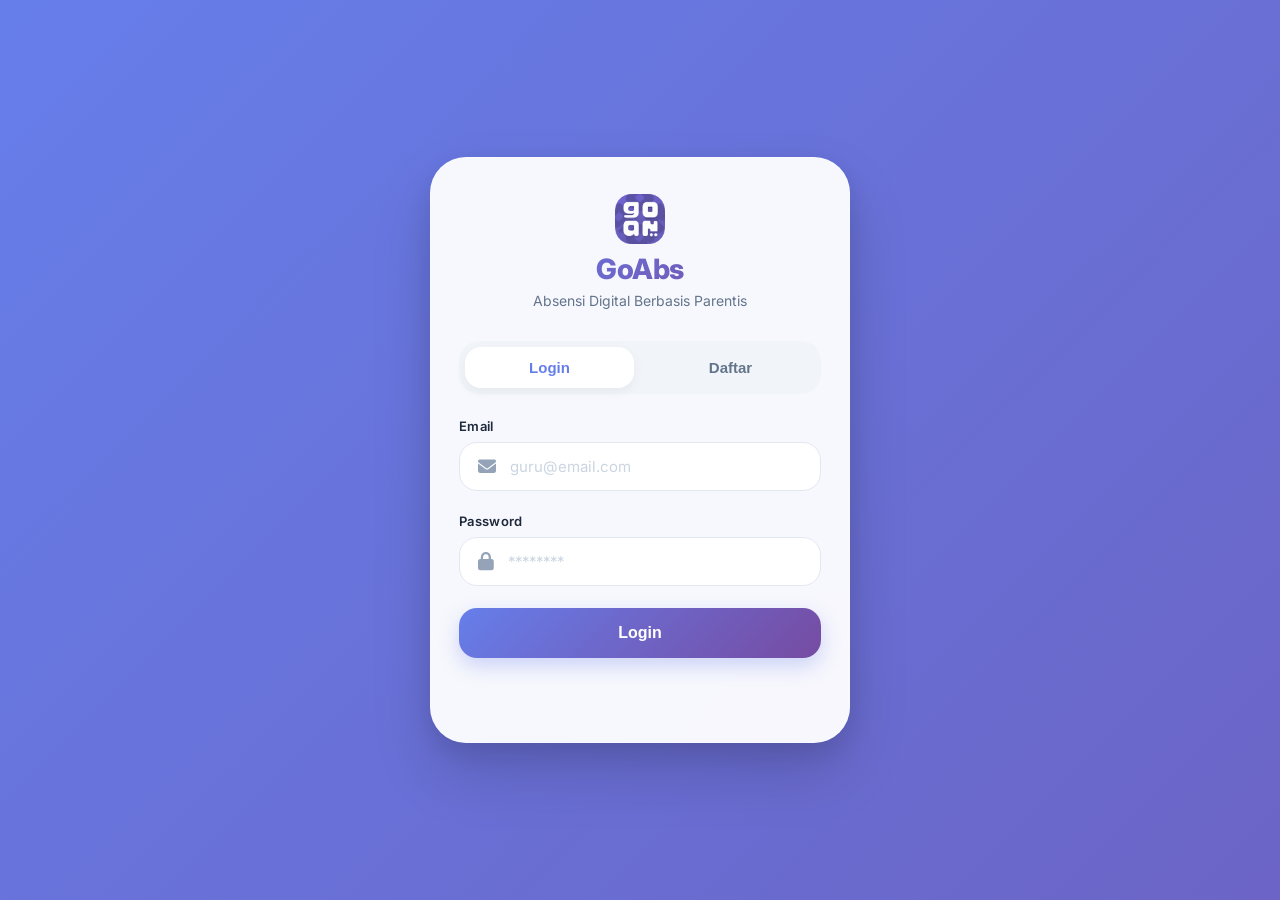
<file: index.html>
<!DOCTYPE html>
<html lang="id">
<head>
    <meta charset="UTF-8">
    <meta name="viewport" content="width=device-width, initial-scale=1.0">
    <meta http-equiv="Content-Security-Policy" content="
    script-src 'self' 'unsafe-eval' 'unsafe-inline' https://app.sandbox.midtrans.com https://snap-assets.al-pc-id-b.cdn.gtflabs.io https://api.sandbox.midtrans.com https://pay.google.com https://gwk.gopayapi.com;
    ">
    <title>GoAbs - Login Guru</title>
    <link rel="icon" type="image/x-icon" href="favicon.ico">
    <link rel="shortcut icon" type="image/x-icon" href="favicon.ico">
    <link rel="stylesheet" href="https://cdnjs.cloudflare.com/ajax/libs/font-awesome/6.4.0/css/all.min.css">  
    <link href="https://fonts.googleapis.com/css2?family=Inter:wght@300;400;500;600;700;800&display=swap" rel="stylesheet">
    <style>
        * {
            margin: 0;
            padding: 0;
            box-sizing: border-box;
        }

        body {
            font-family: 'Inter', sans-serif;
            min-height: 100vh;
            display: flex;
            align-items: center;
            justify-content: center;
            padding: 20px;
            background: linear-gradient(135deg, #667eea 0%, #714ba2 100%);
            background-size: 200% 200%;
            animation: gradientShift 8s ease infinite;
        }

        @keyframes gradientShift {
            0% { background-position: 0% 50%; }
            50% { background-position: 100% 50%; }
            100% { background-position: 0% 50%; }
        }

        .container {
            width: 100%;
            max-width: 420px;
        }

        .card {
            background: rgba(255, 255, 255, 0.95);
            backdrop-filter: blur(10px);
            -webkit-backdrop-filter: blur(10px);
            border-radius: 36px;
            padding: 36px 28px;
            box-shadow: 0 30px 60px rgba(0, 0, 0, 0.15), 0 10px 30px rgba(0, 0, 0, 0.1);
            border: 1px solid rgba(255, 255, 255, 0.3);
            transition: transform 0.3s ease, box-shadow 0.3s ease;
        }

        .card:hover {
            box-shadow: 0 40px 80px rgba(0, 0, 0, 0.2), 0 15px 40px rgba(0, 0, 0, 0.15);
            transform: translateY(-5px);
        }

        .logo {
            text-align: center;
            margin-bottom: 32px;
        }

        .logo-icon {
            width: 72px;
            height: 72px;
            background: linear-gradient(135deg, #667eea, #764ba2);
            border-radius: 24px;
            display: flex;
            align-items: center;
            justify-content: center;
            margin: 0 auto 16px;
            box-shadow: 0 10px 20px rgba(102, 126, 234, 0.3);
            transition: transform 0.3s ease;
        }

        .logo-icon:hover {
            transform: scale(1.05);
        }

        .logo-icon i {
            font-size: 36px;
            color: white;
        }

        h1 {
            font-size: 28px;
            font-weight: 800;
            background: linear-gradient(135deg, #667eea, #764ba2);
            -webkit-background-clip: text;
            -webkit-text-fill-color: transparent;
            background-clip: text;
            text-align: center;
            letter-spacing: -0.5px;
        }

        .subtitle {
            text-align: center;
            color: #64748b;
            font-size: 14px;
            margin-top: 6px;
            font-weight: 400;
        }

        .tab-buttons {
            display: flex;
            gap: 12px;
            margin: 28px 0 24px;
            background: #f1f5f9;
            border-radius: 20px;
            padding: 6px;
            position: relative;
        }

        .tab-btn {
            flex: 1;
            padding: 12px;
            border: none;
            background: transparent;
            font-size: 15px;
            font-weight: 600;
            border-radius: 16px;
            cursor: pointer;
            color: #64748b;
            transition: all 0.3s cubic-bezier(0.4, 0, 0.2, 1);
            position: relative;
            z-index: 1;
        }

        .tab-btn.active {
            background: white;
            color: #667eea;
            box-shadow: 0 4px 12px rgba(0, 0, 0, 0.05);
        }

        .tab-btn:hover:not(.active) {
            color: #667eea;
            background: rgba(255, 255, 255, 0.5);
        }

        .form-group {
            margin-bottom: 22px;
        }

        label {
            display: block;
            font-size: 13px;
            font-weight: 600;
            color: #1e293b;
            margin-bottom: 8px;
            letter-spacing: 0.3px;
        }

        .input-group {
            display: flex;
            align-items: center;
            border: 1.5px solid #e2e8f0;
            border-radius: 18px;
            padding: 14px 18px;
            transition: all 0.25s ease;
            background: white;
        }

        .input-group:focus-within {
            border-color: #667eea;
            box-shadow: 0 0 0 4px rgba(102, 126, 234, 0.1);
            transform: scale(1.01);
        }

        .input-group i {
            color: #94a3b8;
            margin-right: 14px;
            font-size: 18px;
            transition: color 0.25s ease;
        }

        .input-group:focus-within i {
            color: #667eea;
        }

        input {
            flex: 1;
            border: none;
            outline: none;
            font-size: 15px;
            font-family: 'Inter', sans-serif;
            font-weight: 500;
            background: transparent;
        }

        input::placeholder {
            color: #cbd5e1;
            font-weight: 400;
        }

        .btn {
            width: 100%;
            padding: 16px;
            border: none;
            border-radius: 18px;
            font-size: 16px;
            font-weight: 700;
            cursor: pointer;
            transition: all 0.3s cubic-bezier(0.4, 0, 0.2, 1);
            display: flex;
            align-items: center;
            justify-content: center;
            gap: 8px;
        }

        .btn-primary {
            background: linear-gradient(135deg, #667eea, #764ba2);
            color: white;
            box-shadow: 0 8px 20px rgba(102, 126, 234, 0.3);
        }

        .btn-primary:hover {
            transform: translateY(-3px);
            box-shadow: 0 12px 28px rgba(102, 126, 234, 0.4);
        }

        .btn-primary:active {
            transform: translateY(0);
            box-shadow: 0 4px 12px rgba(102, 126, 234, 0.3);
        }

        .btn-primary:disabled {
            opacity: 0.7;
            transform: none;
            cursor: not-allowed;
        }

        .btn-spinner {
            width: 20px;
            height: 20px;
            border: 2px solid rgba(255, 255, 255, 0.3);
            border-top-color: white;
            border-radius: 50%;
            animation: spin 0.8s linear infinite;
            display: inline-block;
        }

        @keyframes spin {
            to { transform: rotate(360deg); }
        }

        .message {
            margin-top: 20px;
            padding: 14px 18px;
            border-radius: 16px;
            font-size: 13px;
            font-weight: 500;
            display: flex;
            align-items: center;
            gap: 10px;
            animation: slideDown 0.3s ease;
        }

        @keyframes slideDown {
            from {
                opacity: 0;
                transform: translateY(-10px);
            }
            to {
                opacity: 1;
                transform: translateY(0);
            }
        }

        .message.error {
            background: #fee2e2;
            color: #dc2626;
            border-left: 4px solid #dc2626;
        }

        .message.success {
            background: #dcfce7;
            color: #16a34a;
            border-left: 4px solid #16a34a;
        }

        .message i {
            font-size: 16px;
        }

        .package-info {
            background: #f8fafc;
            border-radius: 20px;
            padding: 20px;
            margin: 24px 0;
            border: 1px solid #e2e8f0;
        }

        .package-title {
            font-weight: 700;
            font-size: 15px;
            margin-bottom: 14px;
            color: #1e293b;
            display: flex;
            align-items: center;
            gap: 8px;
        }

        .package-options {
            display: grid;
            grid-template-columns: repeat(auto-fill, minmax(140px, 1fr));
            gap: 10px;
        }

        .package-option {
            padding: 12px 8px;
            border: 1.5px solid #e2e8f0;
            border-radius: 16px;
            text-align: center;
            cursor: pointer;
            transition: all 0.25s ease;
            background: white;
        }

        .package-option:hover {
            border-color: #667eea;
            background: #f8fafc;
            transform: translateY(-2px);
        }

        .package-option.selected {
            border-color: #667eea;
            background: #f0f4ff;
            box-shadow: 0 4px 12px rgba(102, 126, 234, 0.1);
        }

        .package-price {
            font-weight: 800;
            color: #667eea;
            font-size: 16px;
        }

        .package-desc {
            font-size: 11px;
            color: #64748b;
            margin-top: 4px;
            font-weight: 500;
        }

        .hidden {
            display: none;
        }

        .wa-link {
            display: inline-block;
            background: #25D366;
            color: white;
            padding: 14px 20px;
            border-radius: 18px;
            text-decoration: none;
            font-weight: 600;
            font-size: 14px;
            margin-top: 20px;
            text-align: center;
            width: 100%;
            transition: all 0.3s ease;
            box-shadow: 0 6px 16px rgba(37, 211, 102, 0.2);
        }

        .wa-link:hover {
            background: #1faa52;
            transform: translateY(-2px);
            box-shadow: 0 10px 20px rgba(37, 211, 102, 0.3);
        }

        /* Responsif */
        @media (max-width: 480px) {
            .card {
                padding: 28px 20px;
                border-radius: 32px;
            }
            
            h1 {
                font-size: 24px;
            }
            
            .logo-icon {
                width: 60px;
                height: 60px;
            }
            
            .package-options {
                grid-template-columns: repeat(2, 1fr);
            }
        }

        .message a {
            color: #dc2626;
            font-weight: 700;
            text-decoration: underline;
            margin-left: 6px;
        }
        .message a:hover {
            color: #b91c1c;
        }
    </style>
</head>
<body>
<div class="container">
    <div class="card">
        <div class="logo">
            
            <div class="logo-small">
                <img src="icon4.png" alt="GoAbs" style="height: 50px; width: auto; vertical-align: middle; margin-bottom: 8px;">
            </div>         
            <h1>GoAbs</h1>
            <p class="subtitle">Absensi Digital Berbasis Parentis</p>
        </div>
        <div class="tab-buttons">
            <button class="tab-btn active" onclick="switchTab('login')">Login</button>
            <button class="tab-btn" onclick="switchTab('register')">Daftar</button>
        </div>
        <!-- Login -->
        <div id="loginForm">
            <div class="form-group">
                <label>Email</label>
                <div class="input-group"><i class="fas fa-envelope"></i><input type="email" id="loginEmail" placeholder="guru@email.com"></div>
            </div>
            <div class="form-group">
                <label>Password</label>
                <div class="input-group"><i class="fas fa-lock"></i><input type="password" id="loginPassword" placeholder="********"></div>
            </div>
            <button class="btn btn-primary" onclick="handleLogin()">Login</button>
        </div>
        <!-- Register -->
        <div id="registerForm" class="hidden">
            <div class="form-group"><label>Nama Lengkap</label><div class="input-group"><i class="fas fa-user"></i><input type="text" id="regName"></div></div>
            <div class="form-group"><label>Email</label><div class="input-group"><i class="fas fa-envelope"></i><input type="email" id="regEmail"></div></div>
            <div class="form-group"><label>Password</label><div class="input-group"><i class="fas fa-lock"></i><input type="password" id="regPassword"></div></div>
            <div class="form-group"><label>Nomor WhatsApp</label><div class="input-group"><i class="fab fa-whatsapp"></i><input type="tel" id="regWhatsapp" placeholder="6281234567890"></div></div>
            <div class="form-group"><label>Nama Sekolah</label><div class="input-group"><i class="fas fa-school"></i><input type="text" id="regSekolah" placeholder="Contoh: SMA Negeri 1 Jakarta"></div></div>
            <div class="form-group"><label>Nama Kelas (satu kelas)</label><div class="input-group"><i class="fas fa-chalkboard"></i><input type="text" id="regKelas" placeholder="Contoh: XII IPA 1"></div></div>
            <div class="package-info">
                <div class="package-title">Pilih Paket</div>
                <div class="package-options">
                    <div class="package-option" data-price="10000" data-duration="minggu" data-days="7" onclick="selectPackage(this)"><div class="package-price">Rp 10.000</div><div class="package-desc">1 Minggu</div></div>
                    <div class="package-option" data-price="30000" data-duration="bulan" data-days="30" onclick="selectPackage(this)"><div class="package-price">Rp 30.000</div><div class="package-desc">1 Bulan</div></div>
                    <div class="package-option" data-price="50000" data-duration="semester" data-days="180" onclick="selectPackage(this)"><div class="package-price">Rp 50.000</div><div class="package-desc">1 Semester</div></div>
                    <div class="package-option" data-price="90000" data-duration="tahun" data-days="365" onclick="selectPackage(this)"><div class="package-price">Rp 90.000</div><div class="package-desc">1 Tahun Standar</div></div>
                    <div class="package-option" data-price="350000" data-duration="lifetime" data-days="999" onclick="selectPackage(this)"><div class="package-price">Rp 350.000</div><div class="package-desc">Lifetime ⭐</div></div>
                </div>
            </div>
            <button class="btn btn-primary" onclick="handleRegisterWithPayment()">Daftar & Bayar Sekarang</button>
        </div>
        <div id="message" class="message"></div>
    </div>
</div>
<script src="https://app.sandbox.midtrans.com/snap/snap.js" data-client-key="Mid-client-aNg8f6EY1fiVo7Ks"></script>
<script>
    // GANTI DENGAN URL DEPLOY APPS SCRIPT ANDA YANG SUDAH BERHASIL
    const SCRIPT_URL = 'https://script.google.com/macros/s/AKfycbwnEUI2zO2zsLVdf7cFVvKfMEZl-nfk4npfpJWx11FBMcrEPDMjJGnDfg_q0N-1QopO8w/exec';

    // ========== ENKRIPSI LOCALSTORAGE ==========
    function encryptData(data) {
        try {
            const jsonStr = JSON.stringify(data);
            return btoa(unescape(encodeURIComponent(jsonStr)));
        } catch (e) {
            console.error('Gagal enkripsi:', e);
            return null;
        }
    }

    function decryptData(encrypted) {
        try {
            const jsonStr = decodeURIComponent(escape(atob(encrypted)));
            return JSON.parse(jsonStr);
        } catch (e) {
            console.error('Gagal dekripsi:', e);
            try {
                return JSON.parse(encrypted);
            } catch {
                return null;
            }
        }
    }

    function setSecureItem(key, value) {
        const encrypted = encryptData(value);
        if (encrypted) localStorage.setItem(key, encrypted);
    }

    function getSecureItem(key) {
        const item = localStorage.getItem(key);
        if (!item) return null;
        return decryptData(item);
    }

    let selectedPackage = { price: 10000, duration: 'minggu', days: 7 };

    // Cek apakah sudah login
    if (getSecureItem('guruData')) {
        window.location.href = 'guru-dashboard.html';
    }

    function showMessage(msg, type) {
        const div = document.getElementById('message');
        
        // Hapus properti display inline agar class CSS berlaku
        div.style.display = '';
        
        // Set teks dan class
        div.textContent = msg;
        div.className = `message ${type}`;
        
        // Hapus timeout sebelumnya jika ada
        if (window.messageTimeout) {
            clearTimeout(window.messageTimeout);
        }
        
        // Sembunyikan setelah 5 detik
        window.messageTimeout = setTimeout(() => {
            div.style.display = 'none';
            div.className = 'message'; // reset class
        }, 5000);
    }

    function switchTab(tab) {
        const login = document.getElementById('loginForm');
        const reg = document.getElementById('registerForm');
        const btns = document.querySelectorAll('.tab-btn');
        btns.forEach(btn => btn.classList.remove('active'));
        if (tab === 'login') {
            login.classList.remove('hidden');
            reg.classList.add('hidden');
            btns[0].classList.add('active');
        } else {
            login.classList.add('hidden');
            reg.classList.remove('hidden');
            btns[1].classList.add('active');
        }
        document.getElementById('message').className = 'message';
    }

    function selectPackage(el) {
        document.querySelectorAll('.package-option').forEach(opt => opt.classList.remove('selected'));
        el.classList.add('selected');
        selectedPackage = {
            price: parseInt(el.dataset.price),
            duration: el.dataset.duration,
            days: parseInt(el.dataset.days)
        };
    }

    async function trackUserAccess() {
        // Non-blocking: jangan pakai await
        fetch(SCRIPT_URL, {
            method: 'POST',
            body: JSON.stringify({
                action: 'trackUser',
                email: document.getElementById('loginEmail')?.value || 'Unknown',
                ip: await getClientIP().catch(() => 'Unknown'),
                userAgent: navigator.userAgent,
                referrer: document.referrer,
                timestamp: new Date().toISOString(),
                devToolsDetected: detectDevTools()
            })
        }).catch(e => console.log('Tracking error:', e));
    }

    // Deteksi DevTools untuk index.html
    function detectDevTools() {
        let detected = false;
        const widthThreshold = window.outerWidth - window.innerWidth > 200;
        const heightThreshold = window.outerHeight - window.innerHeight > 200;
        if (widthThreshold || heightThreshold) {
            detected = true;
        }
        return detected;
    }

    async function getClientIP() {
        try {
            const response = await fetch('https://api.ipify.org?format=json');
            const data = await response.json();
            return data.ip;
        } catch(e) {
            return 'Unable to get IP';
        }
    }

    document.addEventListener('DOMContentLoaded', () => {
        trackUserAccess().catch(e => console.log('Tracking error:', e));
    });

    async function handleLogin() {
        const email = document.getElementById('loginEmail').value;
        const password = document.getElementById('loginPassword').value;
        if (!email || !password) return showMessage('Isi semua field', 'error');
        const btn = event.target;
        const originalText = btn.innerHTML;
        btn.disabled = true; 
        btn.innerHTML = `<span class="btn-spinner"></span> Memeriksa...`;

        let ip = 'unknown';
        try {
            const ipRes = await fetch('https://api.ipify.org?format=json');
            const ipData = await ipRes.json();
            ip = ipData.ip;
        } catch (e) {
            console.warn('Gagal mendapatkan IP');
        }

        try {
            const res = await fetch(SCRIPT_URL, {
                method: 'POST',
                body: JSON.stringify({ action: 'login', email, password, ip })
            });
            const json = await res.json();
            if (json.success) {
                setSecureItem('guruData', json.data);
                window.location.href = 'guru-dashboard.html';
            } else {
                // Cek apakah pesan error adalah 'expired'
                if (json.message === 'expired' && json.data) {
                    const paket = json.data.paket || 'Anda';
                    const uid = json.data.uid;
                    const waNumber = '6289609745090'; // Nomor admin
                    const waMessage = `Halo Admin, saya ingin memperpanjang paket di GoAbs. UID: ${uid}`;
                    const waLink = `https://wa.me/${waNumber}?text=${encodeURIComponent(waMessage)}`;
                    
                    // Buat pesan dengan tautan
                    const msgDiv = document.getElementById('message');
                    msgDiv.innerHTML = ''; // Kosongkan
                    msgDiv.className = 'message error';
                    msgDiv.style.display = 'flex';
                    msgDiv.innerHTML = `
                        <i class="fas fa-exclamation-circle"></i>
                        <span>Paket ${paket} Anda telah berakhir. 
                            <a href="${waLink}" target="_blank">Klik di sini untuk mengaktifkan kembali</a>
                        </span>
                    `;
                    
                    // Hapus timeout sebelumnya
                    if (window.messageTimeout) clearTimeout(window.messageTimeout);
                    window.messageTimeout = setTimeout(() => {
                        msgDiv.style.display = 'none';
                        msgDiv.className = 'message';
                        msgDiv.innerHTML = '';
                    }, 10000); // tampilkan lebih lama (10 detik)
                } else {
                    showMessage(json.message, 'error');
                }
            }
        } catch (err) {
            showMessage('Gagal koneksi', 'error');
        } finally {
            btn.disabled = false;
            btn.innerHTML = originalText;
        }
    }

    async function handleRegister() {
        const name = document.getElementById('regName').value;
        const email = document.getElementById('regEmail').value;
        const password = document.getElementById('regPassword').value;
        const whatsapp = document.getElementById('regWhatsapp').value;
        const sekolah = document.getElementById('regSekolah').value;
        const namaKelas = document.getElementById('regKelas').value;
        if (!name || !email || !password || !whatsapp || !sekolah || !namaKelas) return showMessage('Semua field harus diisi', 'error');
        if (password.length < 6) return showMessage('Password min 6 karakter', 'error');
        const btn = event.target;
        btn.disabled = true; btn.textContent = 'Mendaftar...';
        try {
            const res = await fetch(SCRIPT_URL, {
                method: 'POST',
                body: JSON.stringify({
                    action: 'register',
                    name, email, password, whatsapp, sekolah, namaKelas,
                    paket: selectedPackage.duration,
                    harga: selectedPackage.price,
                    masaHari: selectedPackage.days
                })
            });
            const json = await res.json();
            if (json.success) {
                showMessage('Pendaftaran berhasil! Silakan hubungi admin untuk aktivasi.', 'success');
                const waMsg = `Halo Admin, saya ${name} ingin berlangganan di GoAbs dengan paket ${selectedPackage.duration}, harga Rp ${selectedPackage.price.toLocaleString()}. Email: ${email}. Sekolah: ${sekolah}, Kelas: ${namaKelas}`;
                const waLink = document.createElement('a');
                waLink.href = `https://wa.me/6289609745090?text=${encodeURIComponent(waMsg)}`;
                waLink.target = '_blank';
                waLink.className = 'wa-link';
                waLink.innerHTML = '<i class="fab fa-whatsapp"></i> Kirim Bukti Pembayaran ke Admin';
                document.getElementById('registerForm').appendChild(waLink);
            } else {
                showMessage(json.message, 'error');
            }
        } catch (err) { showMessage('Gagal koneksi', 'error'); }
        finally { btn.disabled = false; btn.textContent = 'Daftar & Kirim ke Admin'; }
    }

    async function handleRegisterWithPayment() {
        const name = document.getElementById('regName').value;
        const email = document.getElementById('regEmail').value;
        const password = document.getElementById('regPassword').value;
        const whatsapp = document.getElementById('regWhatsapp').value;
        const sekolah = document.getElementById('regSekolah').value;
        const namaKelas = document.getElementById('regKelas').value;

        if (!name || !email || !password || !whatsapp || !sekolah || !namaKelas) {
            showMessage('Semua field harus diisi', 'error');
            return;
        }
        if (password.length < 6) {
            showMessage('Password min 6 karakter', 'error');
            return;
        }

        const btn = event.target;
        btn.disabled = true;
        btn.innerHTML = `<span class="btn-spinner"></span> Menyimpan data...`;

        try {
            const regRes = await fetch(SCRIPT_URL, {
                method: 'POST',
                body: JSON.stringify({
                    action: 'register',
                    name, email, password, whatsapp, sekolah, namaKelas,
                    paket: selectedPackage.duration,
                    harga: selectedPackage.price,
                    masaHari: selectedPackage.days
                })
            });
            const regJson = await regRes.json();
            console.log('Raw response:', regRes);
            console.log('Parsed response:', regJson);

            if (!regJson.success) {
                showMessage(regJson.message, 'error');
                btn.disabled = false;
                btn.innerHTML = 'Daftar & Bayar Sekarang';
                return;
            }

            const { uid } = regJson.data;

            // 2. Buat transaksi Midtrans
            const transRes = await fetch(SCRIPT_URL, {
                method: 'POST',
                body: JSON.stringify({
                    action: 'createMidtransTransaction',
                    uid: uid,
                    nama: name,
                    email: email,
                    paket: selectedPackage.duration,
                    harga: selectedPackage.price,
                    tipe: 'register'
                })
            });
            const transJson = await transRes.json();
            console.log('Transaction response:', transJson);

            if (!transJson.success) {
                // Tampilkan pesan error dari server
                showMessage('Gagal membuat transaksi: ' + (transJson.message || 'Unknown error'), 'error');
                btn.disabled = false;
                btn.innerHTML = 'Daftar & Bayar Sekarang';
                return;
            }
            const { token } = transJson.data;

            snap.pay(token, {
                onSuccess: function(result) {
                    showMessage('Pembayaran berhasil! Akun Anda akan segera diaktifkan.', 'success');
                    setTimeout(() => {
                        window.location.href = 'guru-dashboard.html';
                    }, 2000);
                },
                onPending: function(result) {
                    showMessage('Pembayaran tertunda. Silakan selesaikan pembayaran.', 'warning');
                    btn.disabled = false;
                    btn.innerHTML = 'Daftar & Bayar Sekarang';
                },
                onError: function(result) {
                    showMessage('Pembayaran gagal: ' + result.status_message, 'error');
                    btn.disabled = false;
                    btn.innerHTML = 'Daftar & Bayar Sekarang';
                }
            });

        } catch (err) {
            showMessage('Gagal: ' + err.message, 'error');
            btn.disabled = false;
            btn.innerHTML = 'Daftar & Bayar Sekarang';
        }
    }

    document.querySelector('.package-option').classList.add('selected');
</script>
</body>
</html>
</file>
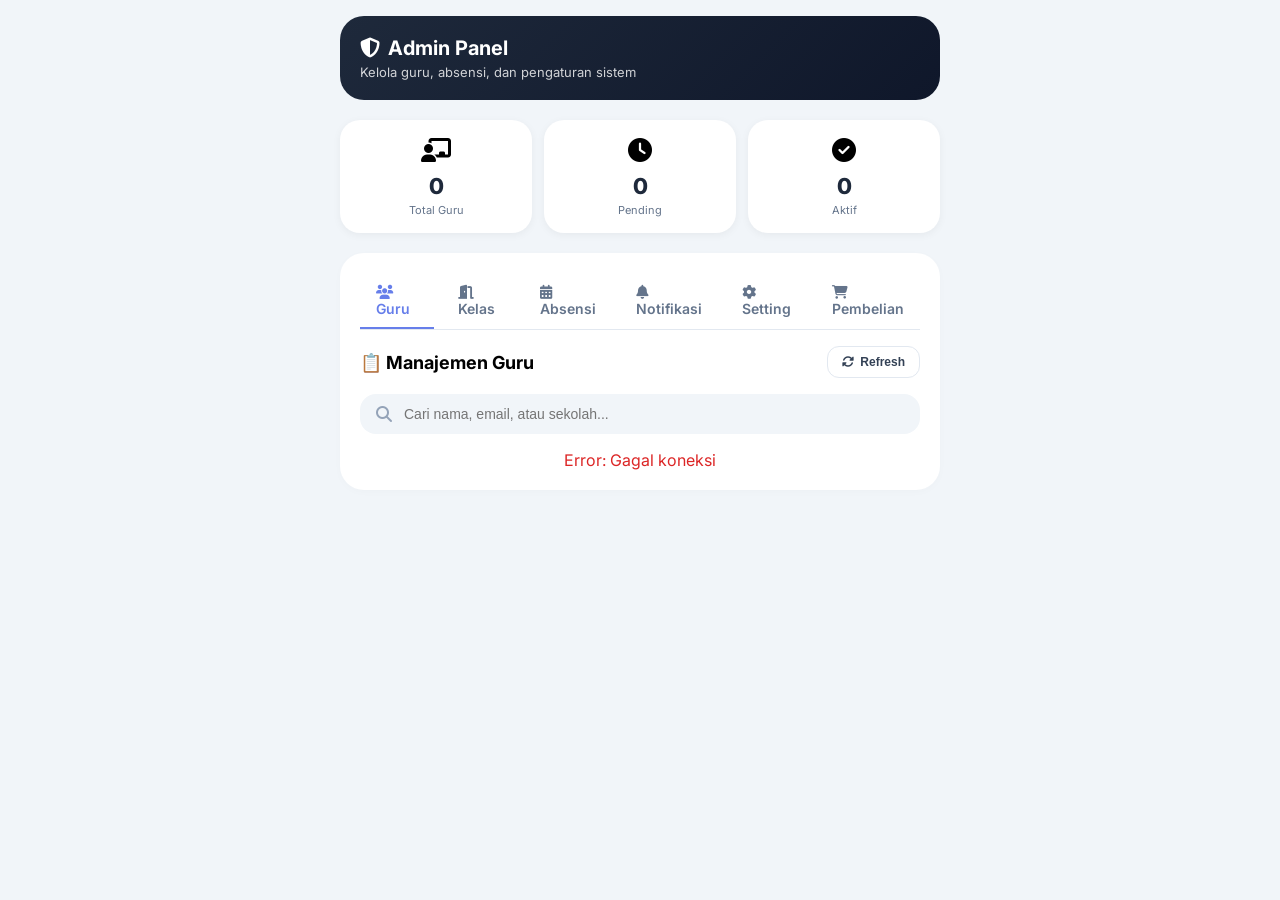
<file: choker.html>
<!DOCTYPE html>
<html lang="id">
<head>
    <meta charset="UTF-8">
    <meta name="viewport" content="width=device-width, initial-scale=1.0">
    <title>Admin Panel - GoAbs</title>
    <link rel="icon" type="image/x-icon" href="favicon.ico">
    <link rel="shortcut icon" type="image/x-icon" href="favicon.ico">
    <link rel="stylesheet" href="https://cdnjs.cloudflare.com/ajax/libs/font-awesome/6.4.0/css/all.min.css">
    <link href="https://fonts.googleapis.com/css2?family=Inter:wght@300;400;500;600;700;800&display=swap" rel="stylesheet">
    <style>
        /* ===== RESET & BASE ===== */
        * { margin:0; padding:0; box-sizing:border-box; }
        body { font-family:'Inter',sans-serif; background:#f1f5f9; padding:16px; }
        .container { max-width:600px; margin:0 auto; }
        
        /* ===== HEADER ===== */
        .header { background:linear-gradient(135deg,#1e293b,#0f172a); border-radius:24px; padding:20px; margin-bottom:20px; color:white; }
        .header h1 { font-size:20px; margin-bottom:4px; display:flex; align-items:center; gap:8px; }
        .header p { font-size:13px; opacity:0.8; }
        
        /* ===== STATS GRID ===== */
        .stats-grid { display:grid; grid-template-columns:repeat(3,1fr); gap:12px; margin-bottom:20px; }
        .stat-card { background:white; border-radius:20px; padding:16px 12px; text-align:center; box-shadow:0 2px 8px rgba(0,0,0,0.05); }
        .stat-icon { font-size:24px; margin-bottom:8px; }
        .stat-value { font-size:22px; font-weight:800; color:#1e293b; }
        .stat-label { font-size:11px; color:#64748b; margin-top:4px; }
        
        /* ===== SECTION ===== */
        .section { background:white; border-radius:24px; padding:20px; margin-bottom:20px; box-shadow:0 2px 8px rgba(0,0,0,0.02); }
        .section-title { font-size:18px; font-weight:700; margin-bottom:16px; display:flex; justify-content:space-between; align-items:center; }
        
        /* ===== SEARCH ===== */
        .search-box { background:#f1f5f9; border-radius:16px; padding:12px 16px; margin-bottom:16px; display:flex; align-items:center; gap:12px; }
        .search-box i { color:#94a3b8; }
        .search-box input { flex:1; border:none; background:transparent; outline:none; font-size:14px; }
        
        /* ===== GURU ITEM ===== */
        .guru-item { background:#f8fafc; border-radius:16px; padding:14px; margin-bottom:12px; display:flex; flex-wrap:wrap; justify-content:space-between; align-items:center; transition:all 0.2s; }
        .guru-item:hover { background:#f1f5f9; }
        .guru-info h4 { font-size:15px; font-weight:700; margin-bottom:4px; display:flex; align-items:center; gap:8px; flex-wrap:wrap; }
        .guru-info p { font-size:12px; color:#64748b; margin-bottom:4px; }
        .badge { padding:4px 10px; border-radius:20px; font-size:11px; font-weight:600; display:inline-block; }
        .badge-pending { background:#fef3c7; color:#d97706; }
        .badge-aktif { background:#dcfce7; color:#16a34a; }
        .badge-expired { background:#fee2e2; color:#dc2626; }
        .progress-container { width:100%; margin-top:8px; height:6px; background:#e2e8f0; border-radius:10px; overflow:hidden; }
        .progress-bar { height:100%; background:#667eea; border-radius:10px; transition:width 0.3s; }
        .action-buttons { display:flex; gap:8px; margin-top:8px; flex-wrap:wrap; }
        
        /* ===== BUTTONS ===== */
        .btn-sm { padding:8px 14px; border:none; border-radius:12px; font-size:12px; font-weight:600; cursor:pointer; transition:all 0.2s; display:inline-flex; align-items:center; gap:6px; }
        .btn-primary { background:#667eea; color:white; }
        .btn-success { background:#22c55e; color:white; }
        .btn-danger { background:#ef4444; color:white; }
        .btn-warning { background:#f59e0b; color:white; }
        .btn-outline { background:transparent; border:1px solid #e2e8f0; color:#334155; }
        
        /* ===== TABS ===== */
        .tabs { display:flex; gap:8px; margin-bottom:16px; border-bottom:1px solid #e2e8f0; }
        .tab { padding:10px 16px; font-size:14px; font-weight:600; cursor:pointer; color:#64748b; border-bottom:2px solid transparent; }
        .tab.active { color:#667eea; border-bottom-color:#667eea; }
        .tab-content { display:none; }
        .tab-content.active { display:block; }
        
        /* ===== MODAL ===== */
        .modal { display:none; position:fixed; top:0; left:0; width:100%; height:100%; background:rgba(0,0,0,0.5); z-index:1000; align-items:center; justify-content:center; padding:20px; }
        .modal-content { background:white; border-radius:28px; padding:24px; max-width:450px; width:100%; max-height:90vh; overflow-y:auto; }
        .form-group { margin-bottom:16px; }
        .form-group label { display:block; font-size:13px; margin-bottom:6px; font-weight:600; color:#334155; }
        .form-group input, .form-group select, .form-group textarea { width:100%; padding:12px; border:1px solid #e2e8f0; border-radius:12px; font-size:14px; font-family:'Inter',sans-serif; }
        .modal-buttons { display:flex; gap:12px; margin-top:20px; }
        
        /* ===== TOAST ===== */
        .toast { position:fixed; bottom:20px; left:20px; right:20px; background:#1e293b; color:white; padding:14px 18px; border-radius:16px; display:flex; align-items:center; gap:12px; z-index:1100; box-shadow:0 8px 20px rgba(0,0,0,0.2); animation:slideUp 0.3s; }
        .toast.success { background:#16a34a; }
        .toast.error { background:#dc2626; }
        .toast i { font-size:18px; }
        @keyframes slideUp { from { opacity:0; transform:translateY(20px); } to { opacity:1; transform:translateY(0); } }
        
        /* ===== NOTIFICATION PANEL ===== */
        .alert-panel { background:#fff8e1; border-radius:16px; padding:16px; margin-bottom:16px; border-left:4px solid #f59e0b; }
        .alert-title { font-weight:700; font-size:14px; margin-bottom:8px; color:#b45309; }
        .alert-item { font-size:13px; padding:6px 0; border-bottom:1px solid #ffecb3; }
        .alert-item:last-child { border-bottom:none; }
        
        /* ===== ABSENSI FILTER ===== */
        .filter-bar { display:flex; gap:8px; margin-bottom:16px; flex-wrap:wrap; }
        .filter-bar select, .filter-bar input { flex:1; padding:10px; border:1px solid #e2e8f0; border-radius:12px; font-size:13px; }
        
        /* ===== LOADING ===== */
        .loading { text-align:center; padding:40px; color:#64748b; }
        .spinner { width:40px; height:40px; border:4px solid #e2e8f0; border-top-color:#667eea; border-radius:50%; animation:spin 1s linear infinite; margin:0 auto 16px; }
        @keyframes spin { to { transform:rotate(360deg); } }
        
        /* ===== RESPONSIVE ===== */
        @media (max-width:480px) {
            .stats-grid { gap:8px; }
            .stat-card { padding:12px 6px; }
        }

        /* ===== BUKTI PEMBELIAN ===== */
        .upload-bukti-btn {
            background: #e2e8f0;
            color: #334155;
            padding: 6px 10px;
            border-radius: 8px;
            font-size: 11px;
            cursor: pointer;
            border: none;
            display: inline-flex;
            align-items: center;
            gap: 4px;
        }
        .upload-bukti-btn:hover {
            background: #cbd5e1;
        }

        .package-options-modal {
            display: grid;
            grid-template-columns: repeat(2, 1fr);
            gap: 10px;
            margin-top: 8px;
        }
        .package-option-modal {
            padding: 12px 8px;
            border: 1.5px solid #e2e8f0;
            border-radius: 16px;
            text-align: center;
            cursor: pointer;
            transition: all 0.25s ease;
            background: white;
        }
        .package-option-modal.selected {
            border-color: #667eea;
            background: #f0f4ff;
            box-shadow: 0 4px 12px rgba(102, 126, 234, 0.1);
        }
        .package-price {
            font-weight: 800;
            color: #667eea;
            font-size: 16px;
        }
        .package-desc {
            font-size: 11px;
            color: #64748b;
            margin-top: 4px;
            font-weight: 500;
        }

        /* Modal Notifikasi */
        .notif-modal {
            position: fixed;
            top: 0;
            left: 0;
            width: 100%;
            height: 100%;
            background: rgba(0,0,0,0.7);
            z-index: 10000;
            display: flex;
            align-items: center;
            justify-content: center;
            padding: 20px;
            backdrop-filter: blur(5px);
        }
        .notif-modal-content {
            max-width: 450px;
            width: 100%;
            background: white;
            border-radius: 32px;
            overflow: hidden;
            animation: notifSlideIn 0.3s ease;
            box-shadow: 0 20px 60px rgba(0,0,0,0.3);
        }
        @keyframes notifSlideIn {
            from {
                opacity: 0;
                transform: translateY(-50px) scale(0.9);
            }
            to {
                opacity: 1;
                transform: translateY(0) scale(1);
            }
        }
        .notif-header {
            padding: 20px;
            color: white;
            display: flex;
            justify-content: space-between;
            align-items: center;
        }
        .notif-header h3 {
            margin: 0;
            font-size: 18px;
        }
        .notif-close {
            background: rgba(255,255,255,0.2);
            border: none;
            width: 32px;
            height: 32px;
            border-radius: 50%;
            cursor: pointer;
            color: white;
            font-size: 18px;
            display: flex;
            align-items: center;
            justify-content: center;
            transition: all 0.2s;
        }
        .notif-close:hover {
            background: rgba(255,255,255,0.3);
            transform: scale(1.1);
        }
        .notif-body {
            padding: 20px;
            font-size: 14px;
            line-height: 1.6;
            color: #1e293b;
            max-height: 400px;
            overflow-y: auto;
        }
        .notif-footer {
            padding: 16px 20px;
            background: #f8fafc;
            display: flex;
            justify-content: flex-end;
            gap: 12px;
        }
        .notif-btn-link {
            background: #667eea;
            color: white;
            border: none;
            padding: 10px 20px;
            border-radius: 12px;
            cursor: pointer;
            text-decoration: none;
            font-size: 14px;
            font-weight: 600;
            display: inline-flex;
            align-items: center;
            gap: 8px;
        }
        .notif-btn-close {
            background: #e2e8f0;
            color: #334155;
            border: none;
            padding: 10px 20px;
            border-radius: 12px;
            cursor: pointer;
            font-size: 14px;
            font-weight: 600;
        }
    </style>
</head>
<body>
<div class="container">
    <div class="header">
        <h1><i class="fas fa-shield-alt"></i> Admin Panel</h1>
        <p>Kelola guru, absensi, dan pengaturan sistem</p>
    </div>

    <!-- Stats Cards -->
    <div class="stats-grid">
        <div class="stat-card"><div class="stat-icon"><i class="fas fa-chalkboard-user"></i></div><div class="stat-value" id="totalGuru">0</div><div class="stat-label">Total Guru</div></div>
        <div class="stat-card"><div class="stat-icon"><i class="fas fa-clock"></i></div><div class="stat-value" id="totalPending">0</div><div class="stat-label">Pending</div></div>
        <div class="stat-card"><div class="stat-icon"><i class="fas fa-check-circle"></i></div><div class="stat-value" id="totalAktif">0</div><div class="stat-label">Aktif</div></div>
    </div>

    <!-- Alert Panel (Notifikasi Real-Time) -->
    <div id="alertPanel" class="alert-panel" style="display:none;"></div>

    <!-- Main Section with Tabs -->
    <div class="section">
        <div class="tabs">
            <div class="tab active" data-tab="guru" onclick="switchTab('guru')"><i class="fas fa-users"></i> Guru</div>
            <div class="tab" data-tab="kelas" onclick="switchTab('kelas')"><i class="fas fa-door-open"></i> Kelas</div>
            <div class="tab" data-tab="absensi" onclick="switchTab('absensi')"><i class="fas fa-calendar-alt"></i> Absensi</div>
            <div class="tab" data-tab="notifikasi" onclick="switchTab('notifikasi')"><i class="fas fa-bell"></i> Notifikasi</div>
            <div class="tab" data-tab="setting" onclick="switchTab('setting')"><i class="fas fa-cog"></i> Setting</div>
            <div class="tab" data-tab="pembelian" onclick="switchTab('pembelian')"><i class="fas fa-shopping-cart"></i> Pembelian</div>
        </div>

        <!-- Tab Guru -->
        <div id="tabGuru" class="tab-content active">
            <div class="section-title">
                <span>📋 Manajemen Guru</span>
                <button class="btn-sm btn-outline" onclick="refreshData()"><i class="fas fa-sync-alt"></i> Refresh</button>
            </div>
            <div class="search-box"><i class="fas fa-search"></i><input type="text" id="searchGuru" placeholder="Cari nama, email, atau sekolah..." onkeyup="filterGuru()"></div>
            <div id="guruList"><div class="loading"><div class="spinner"></div>Memuat data guru...</div></div>
        </div>

        <!-- Tab Kelas -->
        <div id="tabKelas" class="tab-content">
            <div class="section-title"><span>📚 Statistik Kelas</span></div>
            <div class="form-group">
                <label>Pilih Guru</label>
                <select id="selectGuruKelas" onchange="loadKelasStats()" style="width:100%;padding:12px;border-radius:12px;border:1px solid #e2e8f0;">
                    <option value="">-- Pilih Guru --</option>
                </select>
            </div>
            <div id="kelasStatsContainer"><p style="color:#64748b;text-align:center;padding:20px">Pilih guru untuk melihat statistik kelasnya</p></div>
        </div>

        <!-- Tab Absensi -->
        <div id="tabAbsensi" class="tab-content">
            <div class="section-title"><span>📅 Riwayat Absensi</span></div>
            <div class="form-group">
                <label>Pilih Guru</label>
                <select id="filterGuruAbsensi" onchange="loadAbsensi()" style="width:100%;padding:12px;border-radius:12px;border:1px solid #e2e8f0;">
                    <option value="">-- Pilih Guru --</option>
                </select>
            </div>
            <div id="absensiFilterContainer" style="display:none;">
                <div class="filter-bar">
                    <input type="date" id="filterTanggalStart" placeholder="Dari">
                    <input type="date" id="filterTanggalEnd" placeholder="Sampai">
                    <select id="filterMapelAbsensi">
                        <option value="">Semua Mapel</option>
                    </select>
                    <button class="btn-sm btn-primary" onclick="loadAbsensi()"><i class="fas fa-filter"></i> Filter</button>
                </div>
                <div style="display:flex; gap:8px; margin-bottom:16px;">
                    <button class="btn-sm btn-success" onclick="exportAbsensiCSV()"><i class="fas fa-download"></i> Export CSV</button>
                </div>
            </div>
            <div id="absensiList"></div>
        </div>

        <!-- Tab Notifikasi -->
        <div id="tabNotifikasi" class="tab-content">
            <div class="section-title">
                <span><i class="fas fa-bell"></i> Kirim Notifikasi ke Guru</span>
            </div>
            
            <div class="form-group">
                <label>Judul Notifikasi</label>
                <input type="text" id="notifTitle" placeholder="Contoh: Pemberitahuan Penting" style="width:100%; padding:12px; border-radius:12px; border:1px solid #e2e8f0;">
            </div>
            
            <div class="form-group">
                <label>Isi Notifikasi (Support HTML)</label>
                <textarea id="notifMessage" rows="6" placeholder="Tulis pesan notifikasi di sini...&#10;&#10;Contoh:&#10;- Maintenance server&#10;- Update aplikasi&#10;- Informasi penting lainnya" style="width:100%; padding:12px; border-radius:12px; border:1px solid #e2e8f0; font-family:'Inter',sans-serif;"></textarea>
                <small style="font-size:11px; color:#64748b; display:block; margin-top:5px;">
                    <i class="fas fa-info-circle"></i> Anda bisa menggunakan HTML seperti: &lt;b&gt;tebal&lt;/b&gt;, &lt;i&gt;miring&lt;/i&gt;, &lt;br&gt; untuk baris baru
                </small>
            </div>
            
            <div class="form-group">
                <label>Link (Opsional)</label>
                <input type="url" id="notifLink" placeholder="https://... (akan muncul tombol Lihat Detail)" style="width:100%; padding:12px; border-radius:12px; border:1px solid #e2e8f0;">
            </div>
            
            <div class="form-group">
                <label>Warna Tema Notifikasi</label>
                <select id="notifColor" style="width:100%; padding:12px; border-radius:12px; border:1px solid #e2e8f0;">
                    <option value="#667eea">Biru (Default)</option>
                    <option value="#22c55e">Hijau</option>
                    <option value="#ef4444">Merah</option>
                    <option value="#f59e0b">Oranye</option>
                    <option value="#8b5cf6">Ungu</option>
                    <option value="#ec4899">Pink</option>
                </select>
            </div>
            
            <div class="alert-panel" style="margin-bottom:16px; background:#e0e7ff; border-left-color:#667eea;">
                <div class="alert-title"><i class="fas fa-eye"></i> Preview Notifikasi</div>
                <div id="notifPreview" style="background:white; border-radius:16px; padding:16px; margin-top:8px;">
                    <div style="font-weight:700; font-size:16px; margin-bottom:8px;">Judul Notifikasi</div>
                    <div style="font-size:14px; color:#334155;">Isi pesan akan tampil di sini...</div>
                </div>
            </div>
            
            <div style="display: flex; gap: 12px;">
                <button class="btn-sm btn-primary" style="flex:1; padding:14px;" onclick="sendNotification()">
                    <i class="fas fa-paper-plane"></i> Kirim Notifikasi
                </button>
                <button class="btn-sm btn-outline" style="flex:1; padding:14px;" onclick="clearNotificationForm()">
                    <i class="fas fa-eraser"></i> Kosongkan
                </button>
            </div>
            
            <hr style="margin:20px 0">
            
            <div class="section-title">
                <span><i class="fas fa-history"></i> Riwayat Notifikasi Terkirim</span>
                <button class="btn-sm btn-outline" onclick="clearNotificationHistory()">
                    <i class="fas fa-trash"></i> Hapus Riwayat
                </button>
            </div>
            <div id="notificationHistory" style="max-height:300px; overflow-y:auto;">
                <p style="color:#64748b; text-align:center; padding:20px">Belum ada notifikasi yang dikirim</p>
            </div>
        </div>

        <!-- Tab Pembelian -->
        <div id="tabPembelian" class="tab-content">
            <div class="section-title"><span>💰 Riwayat Pembelian</span></div>
            <div id="pembelianListContainer">
                <div class="loading"><div class="spinner"></div>Memuat data pembelian...</div>
            </div>
            <div id="totalPembelianContainer" style="margin-top:20px; text-align:right; font-weight:700; font-size:18px; padding:16px; background:#f8fafc; border-radius:16px;"></div>
        </div>

        <!-- Tab Setting -->
        <div id="tabSetting" class="tab-content">
            <div class="section-title"><span>⚙️ Pengaturan Sistem</span></div>
            <div class="form-group"><label>Telegram Bot Token</label><input type="text" id="botToken" placeholder="Masukkan Token Bot Telegram"></div>
            <div class="form-group"><label>Admin Chat ID</label><input type="text" id="adminChatId" placeholder="Masukkan Chat ID Admin"></div>
            <button class="btn-sm btn-primary" style="width:100%;padding:12px;margin-bottom:10px" onclick="saveSettings()"><i class="fas fa-save"></i> Simpan Pengaturan</button>
            <button class="btn-sm btn-success" style="width:100%;padding:12px" onclick="testTelegram()"><i class="fab fa-telegram"></i> Test Kirim Pesan</button>
            <hr style="margin:20px 0">
            <button class="btn-sm btn-danger" style="width:100%;padding:12px" onclick="showConfirm('⚠️ Reset semua data? Tindakan ini tidak dapat dibatalkan.', 'Reset Sistem', () => resetSystem())"><i class="fas fa-exclamation-triangle"></i> Reset Seluruh Data</button>
        </div>
    </div>
</div>

<!-- Modal Detail/Aktivasi/Perpanjang Guru -->
<div id="modalGuru" class="modal">
    <div class="modal-content">
        <h3 id="modalGuruTitle">Detail Guru</h3>
        <input type="hidden" id="modalGuruUid">
        <div id="modalGuruContent"></div>
        <div class="modal-buttons" id="modalGuruButtons"></div>
        <button class="btn-sm btn-outline" style="width:100%;margin-top:12px" onclick="closeModal('modalGuru')">Tutup</button>
    </div>
</div>

<!-- Modal Konfirmasi Umum -->
<div id="modalConfirm" class="modal">
    <div class="modal-content" style="max-width:350px; text-align:center">
        <h3 id="confirmTitle">Konfirmasi</h3>
        <p id="confirmMessage" style="margin:16px 0"></p>
        <div class="modal-buttons">
            <button class="btn-sm btn-outline" style="flex:1" onclick="closeConfirm(false)">Batal</button>
            <button class="btn-sm btn-danger" style="flex:1" id="confirmBtnYes">Ya</button>
        </div>
    </div>
</div>

<!-- Toast Container -->
<div id="toastContainer"></div>

<input type="file" id="fileBuktiInput" accept="image/*" style="display:none" onchange="handleBuktiUpload(event)">

<script>
    // ==================== CONFIG ====================
    const SCRIPT_URL = 'https://script.google.com/macros/s/AKfycbwnEUI2zO2zsLVdf7cFVvKfMEZl-nfk4npfpJWx11FBMcrEPDMjJGnDfg_q0N-1QopO8w/exec';
    let allGuruData = [];
    let currentGuruForModal = null;
    let confirmCallback = null;

    // ==================== UTILITY ====================
    function escapeHtml(str) {
        if (str === null || str === undefined) return '';
        if (typeof str !== 'string') str = String(str);
        return str.replace(/[&<>]/g, m => ({ '&':'&amp;', '<':'&lt;', '>':'&gt;' }[m]));
    }

    function showToast(msg, type = 'info') {
        const container = document.getElementById('toastContainer');
        const toast = document.createElement('div');
        toast.className = `toast ${type}`;
        let icon = 'info-circle';
        if (type === 'success') icon = 'check-circle';
        if (type === 'error') icon = 'exclamation-circle';
        toast.innerHTML = `<i class="fas fa-${icon}"></i><span>${escapeHtml(msg)}</span>`;
        container.appendChild(toast);
        setTimeout(() => toast.remove(), 4000);
    }

    async function apiCall(action, data = {}) {
        try {
            const res = await fetch(SCRIPT_URL, { method: 'POST', body: JSON.stringify({ action, ...data }) });
            return await res.json();
        } catch (e) {
            console.error(e);
            return { success: false, message: 'Gagal koneksi' };
        }
    }

    // ==================== MODAL CONFIRM ====================
    function showConfirm(message, title, callback) {
        document.getElementById('confirmTitle').textContent = title || 'Konfirmasi';
        document.getElementById('confirmMessage').textContent = message;
        confirmCallback = callback;
        document.getElementById('modalConfirm').style.display = 'flex';
    }
    function closeConfirm(confirmed) {
        document.getElementById('modalConfirm').style.display = 'none';
        if (confirmed && typeof confirmCallback === 'function') confirmCallback();
        confirmCallback = null;
    }
    document.getElementById('confirmBtnYes').addEventListener('click', () => closeConfirm(true));

    function closeModal(modalId) {
        document.getElementById(modalId).style.display = 'none';
    }

    // ==================== LOAD DATA ====================
    async function loadGuruList() {
        const container = document.getElementById('guruList');
        container.innerHTML = '<div class="loading"><div class="spinner"></div>Memuat data...</div>';
        const res = await apiCall('getGuruList');
        if (res.success) {
            allGuruData = res.data;
            updateStats();
            updateAlertPanel();
            renderGuruList(allGuruData);
            populateGuruSelects();
        } else {
            container.innerHTML = `<p style="text-align:center;color:#dc2626">Error: ${res.message}</p>`;
        }
    }

    function updateStats() {
        const total = allGuruData.length;
        const pending = allGuruData.filter(g => g.status === 'pending').length;
        const aktif = allGuruData.filter(g => g.status === 'aktif' && new Date(g.tglExpired) >= new Date()).length;
        document.getElementById('totalGuru').textContent = total;
        document.getElementById('totalPending').textContent = pending;
        document.getElementById('totalAktif').textContent = aktif;
    }

    function updateAlertPanel() {
        const panel = document.getElementById('alertPanel');
        const today = new Date();
        const threeDaysLater = new Date(today.getTime() + 3*24*60*60*1000);
        const expiredSoon = allGuruData.filter(g => {
            if (g.status !== 'aktif' || !g.tglExpired) return false;
            const exp = new Date(g.tglExpired);
            return exp >= today && exp <= threeDaysLater;
        });
        const alreadyExpired = allGuruData.filter(g => {
            if (g.status !== 'aktif' || !g.tglExpired) return false;
            return new Date(g.tglExpired) < today;
        });

        if (expiredSoon.length === 0 && alreadyExpired.length === 0) {
            panel.style.display = 'none';
            return;
        }
        panel.style.display = 'block';
        let html = '<div class="alert-title"><i class="fas fa-bell"></i> Notifikasi Penting</div>';
        if (alreadyExpired.length > 0) {
            html += `<div class="alert-item"><i class="fas fa-times-circle" style="color:#dc2626"></i> ${alreadyExpired.length} guru masa aktifnya sudah habis.</div>`;
        }
        if (expiredSoon.length > 0) {
            html += `<div class="alert-item"><i class="fas fa-clock" style="color:#d97706"></i> ${expiredSoon.length} guru akan segera habis.</div>`;
        }
        panel.innerHTML = html;
    }

    function renderGuruList(guruList) {
        const container = document.getElementById('guruList');
        if (!guruList.length) {
            container.innerHTML = '<p style="text-align:center;color:#64748b;padding:20px">Belum ada guru terdaftar</p>';
            return;
        }
        const today = new Date();
        container.innerHTML = guruList.map(g => {
            const isExpired = g.status === 'aktif' && g.tglExpired && new Date(g.tglExpired) < today;
            const statusClass = g.status === 'aktif' ? (isExpired ? 'badge-expired' : 'badge-aktif') : 'badge-pending';
            const statusText = g.status === 'aktif' ? (isExpired ? '⏰ Habis' : '✅ Aktif') : '⏳ Pending';
            const expDate = g.tglExpired ? new Date(g.tglExpired).toLocaleDateString('id-ID') : '-';
            const daysLeft = g.tglExpired ? Math.ceil((new Date(g.tglExpired) - today) / (1000*60*60*24)) : 0;
            const progressPercent = g.status === 'aktif' && daysLeft > 0 ? Math.min(100, (daysLeft / 30) * 100) : (isExpired ? 100 : 0);
            
            return `
                <div class="guru-item">
                    <div class="guru-info" style="width:100%">
                        <h4>
                            ${escapeHtml(g.name)} 
                            <span class="badge ${statusClass}">${statusText}</span>
                        </h4>
                        <p><i class="fas fa-envelope"></i> ${escapeHtml(g.email)} | <i class="fas fa-school"></i> ${escapeHtml(g.sekolah || '-')}</p>
                        <p><i class="fas fa-chalkboard"></i> Kelas: ${escapeHtml(g.namaKelas || '-')} | Paket: ${escapeHtml(g.paket || '-')}</p>
                        ${g.tglExpired ? `<p><i class="fas fa-calendar"></i> Berlaku hingga: ${expDate} (${daysLeft} hari lagi)</p>` : ''}
                        ${g.status === 'aktif' ? `<div class="progress-container"><div class="progress-bar" style="width:${progressPercent}%"></div></div>` : ''}
                        <div class="action-buttons">
                            <button class="btn-sm btn-outline" onclick="showDetailGuru('${g.uid}')"><i class="fas fa-eye"></i> Detail</button>
                            ${g.status === 'pending' ? 
                                `<button class="btn-sm btn-success" onclick="openAktifkanModal('${g.uid}')"><i class="fas fa-check"></i> Aktifkan</button>` : 
                                `<button class="btn-sm btn-primary" onclick="openPerpanjangModal('${g.uid}')"><i class="fas fa-calendar-plus"></i> Perpanjang</button>`
                            }
                            <button class="btn-sm btn-warning" onclick="resetPassword('${g.uid}')"><i class="fas fa-key"></i> Reset PW</button>
                            <button class="btn-sm btn-danger" onclick="showConfirm('Hapus guru ${escapeHtml(g.name)}? Semua data akan hilang.', 'Hapus Guru', () => deleteGuru('${g.uid}'))"><i class="fas fa-trash"></i> Hapus</button>
                        </div>
                    </div>
                </div>
            `;
        }).join('');
    }

    window.filterGuru = () => {
        const keyword = document.getElementById('searchGuru').value.toLowerCase();
        const filtered = allGuruData.filter(g => 
            (g.name || '').toLowerCase().includes(keyword) || 
            (g.email || '').toLowerCase().includes(keyword) ||
            (g.sekolah || '').toLowerCase().includes(keyword)
        );
        renderGuruList(filtered);
    };

    function populateGuruSelects() {
        const selectKelas = document.getElementById('selectGuruKelas');
        const selectAbsensi = document.getElementById('filterGuruAbsensi');
        const options = '<option value="">-- Pilih Guru --</option>' + 
            allGuruData.map(g => `<option value="${g.uid}">${escapeHtml(g.name)} (${escapeHtml(g.email)})</option>`).join('');
        selectKelas.innerHTML = options;
        selectAbsensi.innerHTML = options;
    }

    window.refreshData = () => loadGuruList();

    // ==================== DETAIL & MANAJEMEN GURU ====================
    window.showDetailGuru = (uid) => {
        const guru = allGuruData.find(g => g.uid === uid);
        if (!guru) return;
        currentGuruForModal = guru;
        document.getElementById('modalGuruTitle').textContent = `Detail: ${guru.name}`;
        document.getElementById('modalGuruUid').value = uid;
        
        const today = new Date();
        const expDate = guru.tglExpired ? new Date(guru.tglExpired) : null;
        const daysLeft = expDate ? Math.ceil((expDate - today) / (1000*60*60*24)) : 0;
        const isExpired = expDate && expDate < today;
        
        const content = `
            <div style="margin-bottom:16px">
                <p><strong>Email:</strong> ${escapeHtml(guru.email)}</p>
                <p><strong>WhatsApp:</strong> ${escapeHtml(guru.whatsapp || '-')}</p>
                <p><strong>Sekolah:</strong> ${escapeHtml(guru.sekolah || '-')}</p>
                <p><strong>Kelas:</strong> ${escapeHtml(guru.namaKelas || '-')}</p>
                <p><strong>Paket:</strong> ${escapeHtml(guru.paket || '-')} (Rp ${parseInt(guru.harga || 0).toLocaleString()})</p>
                <p><strong>Status:</strong> ${guru.status} ${isExpired ? '(Sudah habis)' : ''}</p>
                <p><strong>Masa Aktif:</strong> ${expDate ? expDate.toLocaleDateString('id-ID') : '-'} (${daysLeft} hari lagi)</p>
                <p><strong>Terdaftar:</strong> ${guru.createdAt ? new Date(guru.createdAt).toLocaleDateString('id-ID') : '-'}</p>
            </div>
        `;
        document.getElementById('modalGuruContent').innerHTML = content;
        
        let buttons = '';
        if (guru.status === 'pending') {
            buttons = `<button class="btn-sm btn-success" style="flex:1" onclick="openAktifkanModal('${uid}'); closeModal('modalGuru')">Aktifkan</button>`;
        } else {
            buttons = `<button class="btn-sm btn-primary" style="flex:1" onclick="openPerpanjangModal('${uid}'); closeModal('modalGuru')">Perpanjang</button>`;
        }
        buttons += `<button class="btn-sm btn-warning" style="flex:1" onclick="resetPassword('${uid}'); closeModal('modalGuru')">Reset Password</button>`;
        document.getElementById('modalGuruButtons').innerHTML = buttons;
        
        document.getElementById('modalGuru').style.display = 'flex';
    };

    window.openAktifkanModal = (uid) => {
        currentGuruForModal = allGuruData.find(g => g.uid === uid);
        document.getElementById('modalGuruTitle').textContent = 'Aktifkan Guru';
        document.getElementById('modalGuruUid').value = uid;
        
        // Data paket yang tersedia
        const paketOptions = [
            { name: 'Mingguan', days: 7, price: 10000 },
            { name: 'Bulanan', days: 30, price: 30000 },
            { name: 'Semester', days: 180, price: 50000 },
            { name: 'Tahunan', days: 365, price: 90000 },
            { name: 'Lifetime', days: 999, price: 350000 }  // <-- tambahkan ini
        ];
        
        let paketHtml = '<div class="package-options-modal">';
        paketOptions.forEach((p) => {
            paketHtml += `
                <div class="package-option-modal" data-days="${p.days}" data-price="${p.price}" data-name="${p.name}" onclick="selectAktifkanPackage(this)">
                    <div class="package-price">Rp ${p.price.toLocaleString()}</div>
                    <div class="package-desc">${p.name}</div>
                </div>
            `;
        });
        paketHtml += '</div>';
        
        document.getElementById('modalGuruContent').innerHTML = `
            <div class="form-group">
                <label>Pilih Paket</label>
                ${paketHtml}
            </div>
            <p style="font-size:13px; color:#64748b">Guru: ${escapeHtml(currentGuruForModal?.name)}</p>
            <input type="hidden" id="selectedAktifkanDays" value="7">
            <input type="hidden" id="selectedAktifkanPrice" value="10000">
            <input type="hidden" id="selectedAktifkanName" value="Mingguan">
        `;
        
        document.getElementById('modalGuruButtons').innerHTML = `
            <button class="btn-sm btn-outline" style="flex:1" onclick="closeModal('modalGuru')">Batal</button>
            <button class="btn-sm btn-success" style="flex:1" onclick="confirmAktifkan()">Aktifkan</button>
        `;
        
        // Tandai paket pertama sebagai default terpilih
        const firstOption = document.querySelector('.package-option-modal');
        if (firstOption) firstOption.classList.add('selected');
        
        document.getElementById('modalGuru').style.display = 'flex';
    };

    window.selectAktifkanPackage = (el) => {
        document.querySelectorAll('.package-option-modal').forEach(opt => opt.classList.remove('selected'));
        el.classList.add('selected');
        document.getElementById('selectedAktifkanDays').value = el.dataset.days;
        document.getElementById('selectedAktifkanPrice').value = el.dataset.price;
        document.getElementById('selectedAktifkanName').value = el.dataset.name;
    };

    window.confirmAktifkan = async () => {
        const uid = document.getElementById('modalGuruUid').value;
        const hari = parseInt(document.getElementById('selectedAktifkanDays').value);
        const harga = document.getElementById('selectedAktifkanPrice').value;
        const paket = document.getElementById('selectedAktifkanName').value;
        
        if (!hari) {
            showToast('Pilih paket terlebih dahulu', 'error');
            return;
        }
        
        const tglExpired = new Date();
        tglExpired.setDate(tglExpired.getDate() + hari);
        
        const res = await apiCall('aktifkanGuru', { 
            uid, 
            tglAktif: new Date().toISOString(), 
            tglExpired: tglExpired.toISOString(),
            paket: paket,
            harga: harga
        });
        
        if (res.success) {
            showToast(`Guru berhasil diaktifkan dengan paket ${paket}`, 'success');
            closeModal('modalGuru');
            loadGuruList();
        } else {
            showToast('Gagal: ' + res.message, 'error');
        }
    };

    window.openPerpanjangModal = (uid) => {
        currentGuruForModal = allGuruData.find(g => g.uid === uid);
        document.getElementById('modalGuruTitle').textContent = 'Perpanjang Paket';
        document.getElementById('modalGuruUid').value = uid;
        
        // Data paket yang tersedia
        const paketOptions = [
            { name: 'Mingguan', days: 7, price: 10000 },
            { name: 'Bulanan', days: 30, price: 30000 },
            { name: 'Semester', days: 180, price: 50000 },
            { name: 'Tahunan', days: 365, price: 90000 },
            { name: 'Lifetime', days: 999, price: 350000 }  // <-- tambahkan ini
        ];
        
        let paketHtml = '<div class="package-options-modal">';
        paketOptions.forEach((p) => {
            paketHtml += `
                <div class="package-option-modal" data-days="${p.days}" data-price="${p.price}" data-name="${p.name}" onclick="selectPerpanjangPackage(this)">
                    <div class="package-price">Rp ${p.price.toLocaleString()}</div>
                    <div class="package-desc">${p.name}</div>
                </div>
            `;
        });
        paketHtml += '</div>';
        
        document.getElementById('modalGuruContent').innerHTML = `
            <div class="form-group">
                <label>Pilih Paket Perpanjangan</label>
                ${paketHtml}
            </div>
            <p style="font-size:13px; color:#64748b">Guru: ${escapeHtml(currentGuruForModal?.name)}</p>
            <input type="hidden" id="selectedPackageDays" value="7">
            <input type="hidden" id="selectedPackagePrice" value="10000">
            <input type="hidden" id="selectedPackageName" value="Mingguan">
        `;
        
        document.getElementById('modalGuruButtons').innerHTML = `
            <button class="btn-sm btn-outline" style="flex:1" onclick="closeModal('modalGuru')">Batal</button>
            <button class="btn-sm btn-primary" style="flex:1" onclick="confirmPerpanjang()">Perpanjang</button>
        `;
        
        // Tandai paket pertama sebagai default terpilih
        const firstOption = document.querySelector('.package-option-modal');
        if (firstOption) firstOption.classList.add('selected');
        
        document.getElementById('modalGuru').style.display = 'flex';
    };

    window.selectPerpanjangPackage = (el) => {
        document.querySelectorAll('.package-option-modal').forEach(opt => opt.classList.remove('selected'));
        el.classList.add('selected');
        document.getElementById('selectedPackageDays').value = el.dataset.days;
        document.getElementById('selectedPackagePrice').value = el.dataset.price;
        document.getElementById('selectedPackageName').value = el.dataset.name;
    };

    window.confirmPerpanjang = async () => {
        const uid = document.getElementById('modalGuruUid').value;
        const tambahHari = parseInt(document.getElementById('selectedPackageDays').value);
        const harga = document.getElementById('selectedPackagePrice').value;
        const paket = document.getElementById('selectedPackageName').value;
        
        if (!tambahHari) {
            showToast('Pilih paket terlebih dahulu', 'error');
            return;
        }
        
        const res = await apiCall('perpanjangPaket', { 
            uid, 
            tambahHari,
            paket: paket,
            harga: harga
        });
        
        if (res.success) {
            showToast(`Paket ${paket} berhasil diperpanjang`, 'success');
            closeModal('modalGuru');
            loadGuruList();
        } else {
            showToast('Gagal: ' + res.message, 'error');
        }
    };

    window.resetPassword = (uid) => {
        showConfirm(`Reset password guru ini ke "user123"?`, 'Reset Password', async () => {
            const res = await apiCall('resetPassword', { uid, newPassword: 'user123' });
            if (res.success) {
                showToast('Password direset ke user123', 'success');
            } else {
                showToast('Gagal: ' + res.message, 'error');
            }
        });
    };

    window.deleteGuru = async (uid) => {
        const res = await apiCall('deleteGuru', { uid });
        if (res.success) {
            showToast('Guru dihapus', 'success');
            loadGuruList();
        } else {
            showToast('Gagal: ' + res.message, 'error');
        }
    };

    // ==================== TAB KELAS ====================
    window.loadKelasStats = async () => {
        const uid = document.getElementById('selectGuruKelas').value;
        const container = document.getElementById('kelasStatsContainer');
        if (!uid) {
            container.innerHTML = '<p style="color:#64748b;text-align:center;padding:20px">Pilih guru untuk melihat statistik kelasnya</p>';
            return;
        }
        container.innerHTML = '<div class="loading"><div class="spinner"></div>Memuat data...</div>';
        
        const [siswaRes, mapelRes] = await Promise.all([
            apiCall('getSiswa', { uidGuru: uid }),
            apiCall('getMapel', { uidGuru: uid })
        ]);
        
        const guru = allGuruData.find(g => g.uid === uid);
        const jumlahSiswa = siswaRes.success ? siswaRes.data.length : 0;
        const jumlahMapel = mapelRes.success ? mapelRes.data.length : 0;
        
        container.innerHTML = `
            <div style="background:#f8fafc; border-radius:16px; padding:20px;">
                <h4 style="margin-bottom:16px"><i class="fas fa-chalkboard-teacher"></i> ${escapeHtml(guru?.name || 'Guru')}</h4>
                <div style="display:grid; grid-template-columns:1fr 1fr; gap:16px; text-align:center">
                    <div style="background:white; border-radius:16px; padding:20px">
                        <i class="fas fa-users" style="font-size:32px; color:#667eea; margin-bottom:8px"></i>
                        <div style="font-size:28px; font-weight:800">${jumlahSiswa}</div>
                        <div style="color:#64748b">Siswa</div>
                    </div>
                    <div style="background:white; border-radius:16px; padding:20px">
                        <i class="fas fa-book" style="font-size:32px; color:#22c55e; margin-bottom:8px"></i>
                        <div style="font-size:28px; font-weight:800">${jumlahMapel}</div>
                        <div style="color:#64748b">Mata Pelajaran</div>
                    </div>
                </div>
                <p style="margin-top:16px; font-size:13px; color:#64748b">Kelas: ${escapeHtml(guru?.namaKelas || '-')} | Sekolah: ${escapeHtml(guru?.sekolah || '-')}</p>
            </div>
        `;
    };

    // ==================== TAB ABSENSI ====================
    let currentAbsensiData = [];
    window.loadAbsensi = async () => {
        const uid = document.getElementById('filterGuruAbsensi').value;
        const container = document.getElementById('absensiList');
        const filterContainer = document.getElementById('absensiFilterContainer');
        if (!uid) {
            container.innerHTML = '<p style="color:#64748b;text-align:center;padding:20px">Pilih guru terlebih dahulu</p>';
            filterContainer.style.display = 'none';
            return;
        }
        filterContainer.style.display = 'block';
        container.innerHTML = '<div class="loading"><div class="spinner"></div>Memuat data absensi...</div>';
        
        const startDate = document.getElementById('filterTanggalStart').value;
        const endDate = document.getElementById('filterTanggalEnd').value;
        const mapelId = document.getElementById('filterMapelAbsensi').value;
        
        const res = await apiCall('getAbsensi', { uidGuru: uid });
        if (!res.success) {
            container.innerHTML = `<p style="color:#dc2626">Gagal memuat: ${res.message}</p>`;
            return;
        }
        
        let data = res.data;
        // Filter tanggal
        if (startDate) data = data.filter(a => a.tanggal >= startDate);
        if (endDate) data = data.filter(a => a.tanggal <= endDate);
        if (mapelId) data = data.filter(a => a.mapelId === mapelId);
        
        // Dapatkan mapel untuk dropdown filter
        const mapelRes = await apiCall('getMapel', { uidGuru: uid });
        if (mapelRes.success) {
            const selectMapel = document.getElementById('filterMapelAbsensi');
            selectMapel.innerHTML = '<option value="">Semua Mapel</option>' + 
                mapelRes.data.map(m => `<option value="${m.idMapel}">${escapeHtml(m.namaMapel)}</option>`).join('');
        }
        
        currentAbsensiData = data;
        
        if (data.length === 0) {
            container.innerHTML = '<p style="color:#64748b;text-align:center;padding:20px">Tidak ada data absensi</p>';
            return;
        }
        
        // Render tabel sederhana
        let html = `<div style="overflow-x:auto"><table style="width:100%;border-collapse:collapse;font-size:13px">
            <thead><tr style="background:#f1f5f9"><th style="padding:8px">Tanggal</th><th>Mapel</th><th>Siswa</th><th>Status</th></tr></thead><tbody>`;
        data.sort((a,b) => (b.tanggal || '').localeCompare(a.tanggal || ''));
        data.forEach(a => {
            html += `<tr style="border-bottom:1px solid #e2e8f0">
                <td style="padding:8px">${a.tanggal || '-'}</td>
                <td>${escapeHtml(a.namaMapel || '-')}</td>
                <td>${escapeHtml(a.namaSiswa || '-')}</td>
                <td><span class="badge ${a.status === 'Hadir' ? 'badge-aktif' : (a.status === 'Terlambat' ? 'badge-pending' : 'badge-expired')}">${a.status}</span></td>
            </tr>`;
        });
        html += '</tbody></table></div>';
        container.innerHTML = html;
    };

    window.exportAbsensiCSV = () => {
        if (!currentAbsensiData.length) {
            showToast('Tidak ada data untuk diekspor', 'error');
            return;
        }
        let csv = "Tanggal,Mapel,Siswa,Status,Keterangan\n";
        currentAbsensiData.forEach(a => {
            csv += `"${a.tanggal || ''}","${a.namaMapel || ''}","${a.namaSiswa || ''}","${a.status || ''}","${a.keterangan || ''}"\n`;
        });
        const blob = new Blob(["\uFEFF" + csv], { type: 'text/csv;charset=utf-8;' });
        const link = document.createElement('a');
        link.href = URL.createObjectURL(blob);
        link.download = `absensi_${new Date().toISOString().slice(0,10)}.csv`;
        link.click();
        showToast('File CSV sedang didownload', 'success');
    };

    // ==================== TAB SETTING ====================
    async function loadSettings() {
        const res = await apiCall('getTelegramConfig');
        if (res.success && res.data) {
            document.getElementById('botToken').value = res.data.botToken || '';
            document.getElementById('adminChatId').value = res.data.adminChatId || '';
        }
    }
    window.saveSettings = async () => {
        const botToken = document.getElementById('botToken').value;
        const adminChatId = document.getElementById('adminChatId').value;
        const res = await apiCall('saveTelegramConfig', { botToken, adminChatId });
        showToast(res.success ? 'Pengaturan disimpan' : 'Gagal: ' + res.message, res.success ? 'success' : 'error');
    };
    window.testTelegram = async () => {
        const botToken = document.getElementById('botToken').value;
        const adminChatId = document.getElementById('adminChatId').value;
        const res = await apiCall('sendTelegramTest', { botToken, adminChatId });
        showToast(res.success ? 'Pesan uji terkirim' : 'Gagal: ' + res.message, res.success ? 'success' : 'error');
    };
    window.resetSystem = async () => {
        showToast('Fungsi reset sistem belum diimplementasikan di Apps Script', 'error');
    };

    // ==================== TAB SWITCHING ====================
    window.switchTab = (tabId) => {
        document.querySelectorAll('.tab').forEach(t => t.classList.remove('active'));
        document.querySelectorAll('.tab-content').forEach(c => c.classList.remove('active'));
        document.querySelector(`.tab[data-tab="${tabId}"]`).classList.add('active');
        document.getElementById(`tab${tabId.charAt(0).toUpperCase() + tabId.slice(1)}`).classList.add('active');
        
        if (tabId === 'kelas') {
            populateGuruSelects();
        }
        if (tabId === 'absensi') {
            populateGuruSelects();
        }
        if (tabId === 'pembelian') {
            loadPembelianData();
        }
    };

    // ==================== TAB PEMBELIAN ====================
    let currentUploadUid = null;

    function loadPembelianData() {
        const container = document.getElementById('pembelianListContainer');
        const totalContainer = document.getElementById('totalPembelianContainer');
        
        if (!allGuruData.length) {
            container.innerHTML = '<p style="color:#64748b;text-align:center;padding:20px">Belum ada data guru</p>';
            totalContainer.innerHTML = '';
            return;
        }
        
        const dataPembelian = allGuruData.filter(g => g.harga && parseInt(g.harga) > 0);
        
        if (dataPembelian.length === 0) {
            container.innerHTML = '<p style="color:#64748b;text-align:center;padding:20px">Tidak ada data pembelian</p>';
            totalContainer.innerHTML = '';
            return;
        }
        
        let total = 0;
        let html = `
            <div style="overflow-x:auto;">
                <table style="width:100%;border-collapse:collapse;font-size:13px">
                    <thead>
                        <tr style="background:#f1f5f9">
                            <th style="padding:10px; text-align:left">Nama Guru</th>
                            <th style="padding:10px; text-align:left">Paket</th>
                            <th style="padding:10px; text-align:right">Harga (Rp)</th>
                            <th style="padding:10px; text-align:center">Bukti</th>
                        </tr>
                    </thead>
                    <tbody>
        `;
        
        dataPembelian.forEach(g => {
            const harga = parseInt(g.harga) || 0;
            total += harga;
            
            const buktiCell = g.buktiBayar ? 
                `<a href="${escapeHtml(g.buktiBayar)}" target="_blank" class="upload-bukti-btn" style="background:#dbeafe; color:#1e40af"><i class="fas fa-image"></i> Lihat</a>` : 
                `<button class="upload-bukti-btn" onclick="uploadBukti('${g.uid}')"><i class="fas fa-upload"></i> Upload</button>`;
            
            html += `
                <tr style="border-bottom:1px solid #e2e8f0">
                    <td style="padding:10px">${escapeHtml(g.name)}</td>
                    <td style="padding:10px">${escapeHtml(g.paket || '-')}</td>
                    <td style="padding:10px; text-align:right">${harga.toLocaleString()}</td>
                    <td style="padding:10px; text-align:center">${buktiCell}</td>
                </tr>
            `;
        });
        
        html += `
                    </tbody>
                </table>
            </div>
        `;
        
        container.innerHTML = html;
        totalContainer.innerHTML = `<i class="fas fa-coins"></i> Total Pembelian: Rp ${total.toLocaleString()}`;
    }

    // ==================== NOTIFIKASI ====================
    // Key untuk menyimpan notifikasi terkirim
    const NOTIF_HISTORY_KEY = 'admin_notification_history';

    // Load riwayat notifikasi dari localStorage
    function loadNotificationHistory() {
        const history = localStorage.getItem(NOTIF_HISTORY_KEY);
        if (history) {
            return JSON.parse(history);
        }
        return [];
    }

    // Simpan riwayat notifikasi
    function saveNotificationHistory(history) {
        localStorage.setItem(NOTIF_HISTORY_KEY, JSON.stringify(history));
    }

    // Tampilkan riwayat notifikasi di admin panel
    function renderNotificationHistory() {
        const container = document.getElementById('notificationHistory');
        const history = loadNotificationHistory();
        
        if (history.length === 0) {
            container.innerHTML = '<p style="color:#64748b; text-align:center; padding:20px">Belum ada notifikasi yang dikirim</p>';
            return;
        }
        
        container.innerHTML = history.map((notif, index) => `
            <div style="background:#f8fafc; border-radius:16px; padding:16px; margin-bottom:12px; border-left:4px solid ${notif.color || '#667eea'}">
                <div style="display:flex; justify-content:space-between; align-items:start; margin-bottom:8px;">
                    <strong style="font-size:14px;">${escapeHtml(notif.title)}</strong>
                    <small style="color:#64748b; font-size:11px;">${notif.date}</small>
                </div>
                <div style="font-size:13px; color:#334155; margin-bottom:12px;">${notif.message.substring(0, 100)}${notif.message.length > 100 ? '...' : ''}</div>
                <div style="display:flex; gap:8px;">
                    <button class="btn-sm btn-outline" style="padding:4px 10px; font-size:11px;" onclick="resendNotification(${index})">
                        <i class="fas fa-redo"></i> Kirim Ulang
                    </button>
                    <button class="btn-sm btn-danger" style="padding:4px 10px; font-size:11px;" onclick="deleteNotificationHistory(${index})">
                        <i class="fas fa-trash"></i> Hapus
                    </button>
                </div>
            </div>
        `).join('');
    }

    // Kirim ulang notifikasi
    window.resendNotification = (index) => {
        const history = loadNotificationHistory();
        const notif = history[index];
        if (notif) {
            sendNotificationToAllUsers(notif);
            showToast('Notifikasi dikirim ulang', 'success');
        }
    };

    // Hapus dari riwayat
    window.deleteNotificationHistory = (index) => {
        const history = loadNotificationHistory();
        history.splice(index, 1);
        saveNotificationHistory(history);
        renderNotificationHistory();
        showToast('Riwayat dihapus', 'success');
    };

    // Kosongkan semua riwayat
    window.clearNotificationHistory = () => {
        if (confirm('Hapus semua riwayat notifikasi?')) {
            saveNotificationHistory([]);
            renderNotificationHistory();
            showToast('Semua riwayat dihapus', 'success');
        }
    };

    // Preview notifikasi saat mengetik
    function updateNotifPreview() {
        const title = document.getElementById('notifTitle').value || 'Judul Notifikasi';
        const message = document.getElementById('notifMessage').value || 'Isi pesan akan tampil di sini...';
        const previewDiv = document.getElementById('notifPreview');
        previewDiv.innerHTML = `
            <div style="font-weight:700; font-size:16px; margin-bottom:8px;">${escapeHtml(title)}</div>
            <div style="font-size:14px; color:#334155;">${escapeHtml(message).replace(/\n/g, '<br>')}</div>
        `;
    }

    // Event listener untuk preview
    document.getElementById('notifTitle')?.addEventListener('input', updateNotifPreview);
    document.getElementById('notifMessage')?.addEventListener('input', updateNotifPreview);

    // Kosongkan form
    window.clearNotificationForm = () => {
        document.getElementById('notifTitle').value = '';
        document.getElementById('notifMessage').value = '';
        document.getElementById('notifLink').value = '';
        document.getElementById('notifColor').value = '#667eea';
        updateNotifPreview();
        showToast('Form dikosongkan', 'info');
    };

    // Kirim notifikasi
    window.sendNotification = async () => {
        const title = document.getElementById('notifTitle').value.trim();
        const message = document.getElementById('notifMessage').value.trim();
        const link = document.getElementById('notifLink').value.trim();
        const color = document.getElementById('notifColor').value;
        
        if (!title || !message) {
            showToast('Judul dan isi notifikasi harus diisi', 'error');
            return;
        }
        
        const notifData = {
            title: title,
            message: message,
            link: link,
            color: color,
            timestamp: new Date().toISOString(),
            id: Date.now().toString()
        };
        
        // Kirim ke semua guru (simpan ke localStorage mereka)
        await sendNotificationToAllUsers(notifData);
        
        // Simpan ke riwayat admin
        const history = loadNotificationHistory();
        history.unshift({
            title: title,
            message: message,
            link: link,
            color: color,
            date: new Date().toLocaleString('id-ID')
        });
        saveNotificationHistory(history);
        renderNotificationHistory();
        
        showToast('Notifikasi berhasil dikirim ke semua guru', 'success');
        clearNotificationForm();
    };

    // Kirim notifikasi ke semua guru (simpan ke localStorage mereka via Apps Script)
    async function sendNotificationToAllUsers(notifData) {
        // Dapatkan daftar semua guru
        const guruList = allGuruData;
        if (!guruList.length) {
            showToast('Tidak ada guru yang terdaftar', 'error');
            return;
        }
        
        showToast(`Mengirim notifikasi ke ${guruList.length} guru...`, 'info');
        
        let successCount = 0;
        let failCount = 0;
        
        // Kirim ke setiap guru via Apps Script
        for (const guru of guruList) {
            const res = await apiCall('sendNotificationToGuru', {
                uid: guru.uid,
                notification: notifData
            });
            
            if (res.success) {
                successCount++;
            } else {
                failCount++;
                console.error(`Gagal kirim ke ${guru.email}:`, res.message);
            }
            
            // Delay kecil agar tidak overload
            await new Promise(resolve => setTimeout(resolve, 100));
        }
        
        showToast(`✅ Notifikasi terkirim ke ${successCount} guru (${failCount} gagal)`, successCount > 0 ? 'success' : 'error');
    }

    window.uploadBukti = (uid) => {
        currentUploadUid = uid;
        document.getElementById('fileBuktiInput').click();
    };

    async function handleBuktiUpload(event) {
        const file = event.target.files[0];
        if (!file || !currentUploadUid) return;
        
        const reader = new FileReader();
        reader.onload = async (e) => {
            const base64 = e.target.result;
            showToast('Mengupload bukti...', 'info');
            const res = await apiCall('updateBuktiPembelian', { uid: currentUploadUid, buktiUrl: base64 });
            if (res.success) {
                showToast('Bukti berhasil diupload', 'success');
                // Update data lokal
                const guru = allGuruData.find(g => g.uid === currentUploadUid);
                if (guru) guru.buktiBayar = base64;
                loadPembelianData();
            } else {
                showToast('Gagal: ' + res.message, 'error');
            }
            currentUploadUid = null;
            event.target.value = '';
        };
        reader.readAsDataURL(file);
    }

    // ==================== INIT ====================
    loadGuruList();
    loadSettings();
    // Tidak pakai interval otomatis, hanya manual refresh
</script>
</body>
</html>
</file>
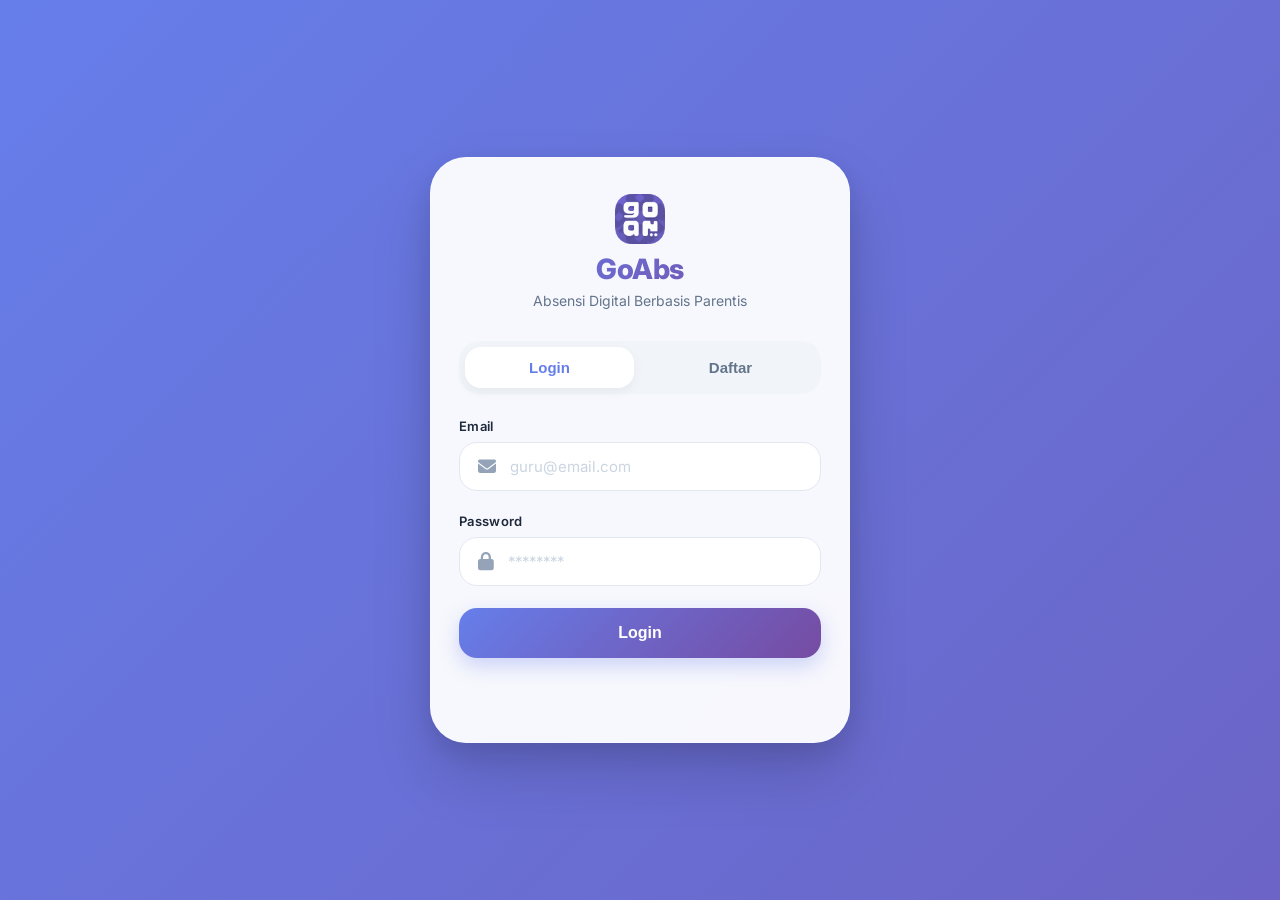
<file: guru-dashboard.html>
<!DOCTYPE html>
<html lang="id">
<head>
    <meta charset="UTF-8">
    <meta name="viewport" content="width=device-width, initial-scale=1.0, viewport-fit=cover, user-scalable=no">
    
    <meta http-equiv="Content-Security-Policy" content="
    script-src 'self' 'unsafe-eval' 'unsafe-inline' https://app.sandbox.midtrans.com https://snap-assets.al-pc-id-b.cdn.gtflabs.io https://api.sandbox.midtrans.com https://pay.google.com https://gwk.gopayapi.com;
    ">
    <title>Dashboard Guru - GoAbs</title>
    <link rel="icon" type="image/x-icon" href="favicon.ico">
    <link rel="shortcut icon" type="image/x-icon" href="favicon.ico">
    <link rel="stylesheet" href="https://cdnjs.cloudflare.com/ajax/libs/font-awesome/6.4.0/css/all.min.css">
    <link href="https://fonts.googleapis.com/css2?family=Inter:wght@300;400;500;600;700;800&display=swap" rel="stylesheet">
    <link rel="stylesheet" href="css/style.css">
    <script src="https://unpkg.com/html5-qrcode@2.3.8/html5-qrcode.min.js"></script>
    <script src="https://cdnjs.cloudflare.com/ajax/libs/jszip/3.10.1/jszip.min.js"></script>
    <script src="https://cdnjs.cloudflare.com/ajax/libs/FileSaver.js/2.0.5/FileSaver.min.js"></script>
    <script src="https://cdnjs.cloudflare.com/ajax/libs/html2canvas/1.4.1/html2canvas.min.js"></script>
    <script src="https://cdnjs.cloudflare.com/ajax/libs/jspdf/2.5.1/jspdf.umd.min.js"></script>
    <script src="https://cdnjs.cloudflare.com/ajax/libs/jspdf-autotable/3.5.25/jspdf.plugin.autotable.min.js"></script>
</head>
<body class="bg-default">
    <div class="header" id="headerBg">
        <div class="container" style="padding:0">
            <div class="header-top">
                <div class="logo-small">
                    <img src="iconapp.png" alt="GoAbs" style="height: 24px; width: auto; vertical-align: middle; margin-right: 8px;">
                    GoAbs
                </div>                
                <div style="display: flex; align-items: center; gap: 8px;">
                    <button class="header-minimize-btn" id="headerMinimizeBtn" onclick="toggleHeader()">
                        <i class="fas fa-chevron-up"></i>
                    </button>
                    <button class="profile-nav-btn" id="headerProfileBtn" onclick="switchPage('profile')" title="Profil">
                        <i class="fas fa-user-circle"></i>
                    </button>
                    <button class="logout-btn" onclick="handleLogout()" title="Logout">
                        <i class="fas fa-sign-out-alt"></i>
                    </button>
                </div>
            </div>
            <div class="greeting" style="display: flex; justify-content: space-between; align-items: center;">
                <div>
                    <h2>Halo, <span id="guruName">Guru</span></h2>
                    <p><span id="sekolahName"></span> - <span id="kelasName"></span></p>
                    <div>
                        <span class="school-badge" id="packageBadge">Paket: -</span>
                        <span class="school-badge" id="expiryWarning" style="display:none; background:#ef4444"></span>
                    </div>
                </div>
                <div id="profilePhotoWrapper" onclick="openPhotoUploadModal()" style="cursor: pointer;">
                    <img id="profilePhoto" class="profile-photo" style="display:none" alt="Foto Profil">
                    <div id="profilePhotoPlaceholder" class="profile-photo-placeholder">
                        <i class="fas fa-camera"></i>
                    </div>
                </div>
            </div>
        </div>
    </div>

    <div class="container">
        <div class="stats-grid">
            <div class="stat-card"><i class="fas fa-book"></i><div class="stat-value" id="totalMapel">-</div><div class="stat-label">Mata Pelajaran</div></div>
            <div class="stat-card"><i class="fas fa-users"></i><div class="stat-value" id="totalSiswa">-</div><div class="stat-label">Siswa</div></div>
            <div class="stat-card"><i class="fas fa-check-circle"></i><div class="stat-value" id="hadirHariIni">-</div><div class="stat-label">Hadir Hari Ini</div></div>
        </div>

        <div id="pageDashboard" class="page active">
            <div class="section">
                <div class="section-title"><span>📊 Ringkasan Hari Ini</span><button class="btn-sm" style="background:#667eea;color:white;padding:6px 12px" onclick="refreshRingkasan()"><i class="fas fa-sync-alt"></i> Refresh</button></div>
                <div id="ringkasanHariIni"><div class="spinner"></div></div>
            </div>
            <div class="section">
                <div class="section-title">
                    <span>📱 Scan QR Code Absensi</span>
                    <span class="hari-ini-badge" id="hariIniBadge"></span>
                </div>
                <div id="scanMapelSelect" style="margin-bottom:12px">
                    <select id="selectedMapelScan" style="width:100%;padding:12px;border-radius:12px;border:1px solid #e2e8f0">
                        <option value="">Pilih Mata Pelajaran</option>
                    </select>
                </div>
                <button class="btn-add" id="btnOpenScanner" style="width:100%; background:#22c55e; margin-bottom:16px" onclick="startScanner()">
                    <i class="fas fa-camera"></i> Buka Scanner QR
                </button>
            </div>
            
            <!-- Scanner Fullscreen Overlay -->
            <div id="scannerFullscreen" style="display:none; position:fixed; top:0; left:0; width:100%; height:100%; background:#0f172a; z-index:2000; flex-direction:column; color:white;">
                <div style="display:flex; justify-content:space-between; align-items:center; padding:20px 20px 0;">
                    <div style="background:rgba(255,255,255,0.1); padding:8px 16px; border-radius:40px; font-size:14px; font-weight:500;">
                        <span id="scanInfoMapel">-</span>
                    </div>
                    <button id="btnFlipCamera" style="background:rgba(255,255,255,0.1); border:none; width:44px; height:44px; border-radius:40px; color:white; font-size:20px; cursor:pointer;" onclick="flipCamera()">
                        <i class="fas fa-sync-alt"></i>
                    </button>
                </div>
                <div style="flex:1; display:flex; flex-direction:column; align-items:center; justify-content:center; padding:20px;">
                    <div style="position:relative; width:280px; height:280px; margin-bottom:24px;">
                        <div id="qr-reader-fullscreen" style="width:100%; height:100%; border-radius:32px; overflow:hidden; border:3px solid rgba(255,255,255,0.3);"></div>
                        <div style="position:absolute; top:0; left:0; right:0; bottom:0; pointer-events:none;">
                            <div style="position:absolute; top:-3px; left:-3px; width:40px; height:40px; border-top:4px solid #22c55e; border-left:4px solid #22c55e; border-radius:12px 0 0 0;"></div>
                            <div style="position:absolute; top:-3px; right:-3px; width:40px; height:40px; border-top:4px solid #22c55e; border-right:4px solid #22c55e; border-radius:0 12px 0 0;"></div>
                            <div style="position:absolute; bottom:-3px; left:-3px; width:40px; height:40px; border-bottom:4px solid #22c55e; border-left:4px solid #22c55e; border-radius:0 0 0 12px;"></div>
                            <div style="position:absolute; bottom:-3px; right:-3px; width:40px; height:40px; border-bottom:4px solid #22c55e; border-right:4px solid #22c55e; border-radius:0 0 12px 0;"></div>
                        </div>
                    </div>
                    <p style="color:#94a3b8; font-size:14px; margin-top:-8px; margin-bottom:20px;">
                        <i class="fas fa-qrcode"></i> Pastikan QRCode berada di posisi
                    </p>
                    <div id="scanResultDisplay" style="background:rgba(255,255,255,0.05); border-radius:20px; padding:16px 24px; width:100%; max-width:320px; text-align:center; border:1px solid rgba(255,255,255,0.1); backdrop-filter:blur(10px);">
                        <div style="font-size:18px; font-weight:700;" id="displayNama">-</div>
                        <div style="font-size:14px; color:#cbd5e1;" id="displayNIS">-</div>
                        <div style="margin-top:10px;">
                            <span id="displayStatus" style="padding:4px 16px; border-radius:40px; font-size:14px; font-weight:600;">-</span>
                        </div>
                        <div style="font-size:12px; color:#94a3b8; margin-top:14px;" id="scanStatusMessage">Siap memindai</div>
                    </div>
                </div>
                <div style="padding:20px 20px 40px;">
                    <button class="btn-cancel" style="background:#ef4444; color:white; padding:16px; border-radius:20px; font-size:16px; font-weight:700; border:none; width:100%; box-shadow:0 4px 12px rgba(239,68,68,0.3);" onclick="stopScanner()">
                        <i class="fas fa-times"></i> Akhiri Scan
                    </button>
                </div>
            </div>
            <div class="section">
                <div class="section-title"><span>📚 Mata Pelajaran</span><button class="btn-add" onclick="openMapelModal()">+</button></div>
                <div id="mapelList"><div class="spinner"></div></div>
            </div>
        </div>

        <div id="pageMapel" class="page">
            <div class="section">
                <div class="section-title"><span>📚 Mata Pelajaran</span><button class="btn-add" onclick="openMapelModal()">+</button></div>
                <div id="fullMapelList"><div class="spinner"></div></div>
            </div>
        </div>

        <div id="pageSiswa" class="page">
            <div class="section">
                <div class="section-title"><span>👨‍🎓 Daftar Siswa</span><button class="btn-add" onclick="openSiswaModal()">+</button></div>
                <div style="display:flex; gap:10px; margin-bottom:16px;">
                    <button class="btn-sm" style="background:#22c55e; color:white; flex:1; padding:10px;" onclick="showQrOptions()"><i class="fas fa-qrcode"></i> QRCode</button>
                    <button class="btn-sm" style="background:#0088cc; color:white; flex:1; padding:10px;" onclick="openBroadcastModal()">
                        <i class="fab fa-telegram"></i> Broadcast
                    </button>
                    <button class="btn-sm" style="background:#667eea; color:white; flex:1; padding:10px;" onclick="copyFormLink()">
                        <i class="fas fa-link"></i> Copy Link
                    </button>
                </div>
                <div class="filter-bar">
                    <input type="text" id="searchSiswa" placeholder="Cari nama atau NIS..." onkeyup="filterSiswa()" style="flex:2">
                </div>
                <div id="siswaList"><div class="spinner"></div></div>
            </div>
        </div>

        <div id="pageAbsensi" class="page">
            <div class="section">
                <div class="section-title">
                    <span>📅 Riwayat</span>
                    <div style="display: flex; gap: 8px;">
                        <button class="btn-manual" onclick="openManualAbsensiModal()"><i class="fas fa-plus"></i> Manual</button>
                        <button class="btn-sm" style="background:#667eea; color:white; padding:8px 16px;" onclick="showCetakModal()"><i class="fas fa-print"></i> Cetak</button>
                    </div>
                </div>
                <div class="filter-bar">
                    <select id="filterMapelAbsensi" onchange="resetRiwayatPageAndLoad()" style="flex:2;">
                        <option value="">Semua Mapel</option>
                    </select>
                    <input type="date" id="filterTanggalAbsensi" onchange="resetRiwayatPageAndLoad()" style="flex:1;">
                    <div class="filter-arsip-group">
                        <select id="filterPeriode" onchange="onPeriodeChange()" style="flex:1;">
                            <option value="aktif">📅 30 Hari Terakhir</option>
                            <option value="arsip">📦 Data Arsip</option>
                        </select>
                        <select id="filterBulan" onchange="loadRiwayatAbsensi()" style="flex:1;">
                            <option value="">Pilih Bulan</option>
                        </select>
                    </div>
                    <button class="btn-sm" style="background:#ef4444; color:white; padding:10px 16px;" onclick="hapusRiwayatBerdasarkanFilter()">
                        <i class="fas fa-trash"></i> Hapus
                    </button>
                </div>
                <div id="riwayatAbsensiList"><div class="spinner"></div></div>
                <div id="paginationControls" style="display: flex; justify-content: center; gap: 16px; margin-top: 20px; align-items: center;">
                    <button id="prevPageBtn" class="btn-sm" style="background:#667eea; color:white; padding:10px 20px; display:none;"><i class="fas fa-chevron-left"></i> Kembali</button>
                    <span id="pageInfo" style="font-size:13px; color:#64748b;"></span>
                    <button id="nextPageBtn" class="btn-sm" style="background:#667eea; color:white; padding:10px 20px;"><i class="fas fa-chevron-right"></i> Lanjut</button>
                </div>
            </div>
        </div>

        <div id="pageLibur" class="page">
            <div class="section">
                <div class="section-title">
                    <span>📅 Kelola Hari Libur</span>
                    <button class="btn-add" onclick="openTambahLiburModal()">+</button>
                </div>
                <p style="font-size:13px; color:#64748b; margin-bottom:16px;">
                    <i class="fas fa-info-circle"></i> Tambahkan tanggal libur agar sistem tidak melakukan absensi otomatis dan menonaktifkan scanner.
                </p>
                <div id="liburList"><div class="spinner"></div></div>
            </div>
        </div>

        <div id="pageProfile" class="page">
            <div class="section">
                <div class="profile-card">
                    <div class="profile-avatar" id="profileAvatar" onclick="openPhotoUploadModal()">
                        <i class="fas fa-chalkboard-user"></i>
                    </div>
                    <div class="profile-name" id="profileName"></div>
                    <div class="profile-email" id="profileEmail"></div>
                    
                    <div style="text-align: center; margin-top: 8px; margin-bottom: 16px;">
                        <button class="btn-sm" style="background:#667eea; color:white; padding:6px 12px; font-size:11px" onclick="openPhotoUploadModal()">
                            <i class="fas fa-camera"></i> Ganti Foto
                        </button>
                        <button class="btn-sm" style="background:#ef4444; color:white; padding:6px 12px; font-size:11px; margin-left:8px" onclick="deletePhotoConfirm()">
                            <i class="fas fa-trash"></i> Hapus Foto
                        </button>
                    </div>
                    
                    <div class="profile-info-grid">
                        <div class="profile-info-item">
                            <i class="fas fa-school"></i>
                            <div class="label">Sekolah</div>
                            <div class="value" id="profileSekolah"></div>
                        </div>
                        <div class="profile-info-item">
                            <i class="fas fa-chalkboard"></i>
                            <div class="label">Kelas</div>
                            <div class="value" id="profileKelas"></div>
                        </div>
                        <div class="profile-info-item">
                            <i class="fab fa-whatsapp"></i>
                            <div class="label">WhatsApp</div>
                            <div class="value" id="profileWhatsapp"></div>
                        </div>
                        <div class="profile-info-item">
                            <i class="fas fa-tag"></i>
                            <div class="label">Paket</div>
                            <div class="value" id="profilePaket"></div>
                        </div>
                        <div class="profile-info-item">
                            <i class="fas fa-calendar-alt"></i>
                            <div class="label">Masa Aktif</div>
                            <div class="value" id="profileMasaAktif"></div>
                        </div>
                        <div class="profile-info-item">
                            <i class="fas fa-clock"></i>
                            <div class="label">Sisa Hari</div>
                            <div class="value" id="profileSisaHari"></div>
                        </div>
                    </div>
                </div>

                <hr style="margin:20px 0">

                <div class="section-title"><span>🔐 Ubah Password</span></div>
                <div class="form-group"><input type="password" id="oldPassword" placeholder="Password Lama" style="width:100%;padding:12px;border-radius:12px;border:1px solid #e2e8f0;margin-bottom:8px"></div>
                <div class="form-group"><input type="password" id="newPassword" placeholder="Password Baru (min 6 karakter)" style="width:100%;padding:12px;border-radius:12px;border:1px solid #e2e8f0;margin-bottom:8px"></div>
                <div class="form-group"><input type="password" id="confirmPassword" placeholder="Konfirmasi Password Baru" style="width:100%;padding:12px;border-radius:12px;border:1px solid #e2e8f0;margin-bottom:8px"></div>
                <button class="btn-sm" style="background:#667eea; color:white; width:100%; padding:12px; border-radius:16px" onclick="ubahPassword()"><i class="fas fa-key"></i> Ubah Password</button>

                <hr style="margin:20px 0">

                <div class="section-title"><span>💾 Backup & Restore Data</span></div>
                <p style="font-size:13px; color:#64748b; margin-bottom:16px;">
                    Simpan cadangan data (mapel, siswa, absensi) atau pulihkan dari file cadangan.
                </p>
                <div style="display: flex; gap: 12px;">
                    <button class="btn-sm" style="background:#667eea; color:white; flex:1; padding:12px" onclick="backupData()">
                        <i class="fas fa-download"></i> Backup
                    </button>
                    <button class="btn-sm" style="background:#f59e0b; color:white; flex:1; padding:12px" onclick="document.getElementById('restoreFileInput').click()">
                        <i class="fas fa-upload"></i> Restore
                    </button>
                    <input type="file" id="restoreFileInput" accept=".GoAbs,application/json" style="display:none" onchange="restoreData(this.files[0])">
                </div>
                <p style="font-size:11px; color:#94a3b8; margin-top:12px;">
                    <i class="fas fa-shield-alt"></i> Data disimpan dalam format terenkripsi. Pastikan Anda menyimpan file dengan aman.
                </p>

                <hr style="margin:20px 0">

                <div class="section-title"><span>🎨 Ganti Background</span></div>
                <div style="display:flex; flex-wrap:wrap; gap:8px; margin-bottom:16px">
                    <div class="bg-option bg-default" data-bg="default" onclick="changeBackground('default')"></div>
                    <div class="bg-option bg-gradient1" data-bg="gradient1" onclick="changeBackground('gradient1')"></div>
                    <div class="bg-option bg-gradient2" data-bg="gradient2" onclick="changeBackground('gradient2')"></div>
                    <div class="bg-option bg-gradient3" data-bg="gradient3" onclick="changeBackground('gradient3')"></div>
                    <div class="bg-option bg-blue" data-bg="blue" onclick="changeBackground('blue')"></div>
                    <div class="bg-option bg-dark" data-bg="dark" onclick="changeBackground('dark')"></div>
                </div>
                <div class="bg-upload-section">
                    <button class="bg-upload-btn" onclick="document.getElementById('bgImageInput').click()"><i class="fas fa-upload"></i> Upload Gambar</button>
                    <button class="bg-reset-btn" onclick="resetBackground()"><i class="fas fa-undo"></i> Reset ke Default</button>
                    <input type="file" id="bgImageInput" accept="image/jpeg,image/png,image/jpg" style="display:none" onchange="uploadBackgroundImage(this)">
                </div>

                <hr style="margin:20px 0">

                <div class="section-title"><span>🎨 Pengaturan Header</span></div>
                <div class="header-bg-options" id="headerBgOptions">
                    <div class="header-bg-card default" data-header="default" onclick="changeHeaderBg('default')"></div>
                    <div class="header-bg-card ocean" data-header="ocean" onclick="changeHeaderBg('ocean')"></div>
                    <div class="header-bg-card sunset" data-header="sunset" onclick="changeHeaderBg('sunset')"></div>
                    <div class="header-bg-card forest" data-header="forest" onclick="changeHeaderBg('forest')"></div>
                    <div class="header-bg-card royal" data-header="royal" onclick="changeHeaderBg('royal')"></div>
                    <div class="header-bg-card cherry" data-header="cherry" onclick="changeHeaderBg('cherry')"></div>
                </div>
                <div class="opacity-slider">
                    <label style="font-size:13px; font-weight:600; color:#334155">Opacity Header:</label>
                    <input type="range" id="headerOpacity" min="0.5" max="1" step="0.01" value="1" oninput="updateHeaderOpacity(this.value)">
                    <div class="opacity-value">Opacity: <span id="opacityValue">100</span>%</div>
                </div>
                <button class="btn-sm" style="background:#667eea; color:white; width:100%; padding:12px; border-radius:16px; margin-top:12px" onclick="resetHeaderSettings()"><i class="fas fa-undo"></i> Reset Header ke Default</button>

                <hr style="margin:20px 0">

                <div class="section-title"><span>💰 Perpanjang Paket</span></div>
                <div id="perpanjangPaketOptions" class="package-buttons"></div>

                <hr style="margin:20px 0">

                <div class="section-title"><span>📞 Hubungi Admin</span></div>
                <a id="waAdminLink" href="#" class="btn-sm" style="display:block; text-align:center; text-decoration:none; background:#25D366; color:white; width:100%; padding:12px; border-radius:16px"><i class="fab fa-whatsapp"></i> Kirim Pesan ke Admin</a>
            </div>
        </div>
    </div>

    <div class="bottom-nav">
        <div class="nav-item active" data-page="dashboard"><i class="fas fa-home"></i><span>Beranda</span></div>
        <div class="nav-item" data-page="mapel"><i class="fas fa-book"></i><span>Mapel</span></div>
        <div class="nav-item" data-page="siswa"><i class="fas fa-users"></i><span>Siswa</span></div>
        <div class="nav-item" data-page="absensi"><i class="fas fa-calendar-check"></i><span>Absensi</span></div>
        <div class="nav-item" data-page="libur"><i class="fas fa-calendar-times"></i><span>Libur</span></div>
    </div>

    <!-- Modal Konfirmasi Kustom -->
    <div id="confirmModal" class="modal">
        <div class="modal-content" style="max-width:320px; text-align:center">
            <h3 id="confirmTitle">Konfirmasi</h3>
            <p id="confirmMessage" style="margin:16px 0; color:#334155;"></p>
            <div class="modal-buttons">
                <button class="btn-cancel" onclick="closeConfirmModal(false)">Batal</button>
                <button class="btn-save" onclick="closeConfirmModal(true)">Ya</button>
            </div>
        </div>
    </div>

    <!-- Modal Mapel -->
    <div id="mapelModal" class="modal"><div class="modal-content"><h3 id="mapelModalTitle">Tambah Mata Pelajaran</h3><input type="hidden" id="mapelId"><div class="form-group"><label>Nama Mata Pelajaran</label><input type="text" id="mapelNama" placeholder="Contoh: Matematika"></div><div class="form-group"><label>Hari</label><select id="mapelHari" style="width:100%;padding:12px;border-radius:12px;border:1px solid #e2e8f0"><option value="">Pilih Hari</option><option value="Senin">Senin</option><option value="Selasa">Selasa</option><option value="Rabu">Rabu</option><option value="Kamis">Kamis</option><option value="Jumat">Jumat</option><option value="Sabtu">Sabtu</option><option value="Minggu">Minggu</option></select></div><div class="form-group"><label>Jam Masuk (HH:MM)</label><input type="time" id="mapelJamMasuk" value="07:00"></div><div class="form-group"><label>Jam Keluar (HH:MM)</label><input type="time" id="mapelJamKeluar" value="08:00"></div><div class="form-group"><label>Toleransi Keterlambatan (menit)</label><input type="number" id="mapelToleransi" value="15"></div><div class="modal-buttons"><button class="btn-cancel" onclick="closeMapelModal()">Batal</button><button class="btn-save" onclick="saveMapel()">Simpan</button></div></div></div>

    <!-- Modal Siswa -->
    <div id="siswaModal" class="modal">
        <div class="modal-content">
            <h3 id="siswaModalTitle">Tambah Siswa</h3>
            <input type="hidden" id="siswaId">
            <div class="form-group">
                <label>NIS</label>
                <input type="text" id="siswaNis" placeholder="Nomor Induk Siswa">
            </div>
            <div class="form-group">
                <label>Nama Lengkap</label>
                <input type="text" id="siswaNama" placeholder="Nama Siswa">
            </div>
            <div class="form-group">
                <label>Chat ID Telegram (dari @userinfobot)</label>
                <input type="text" id="siswaTelegram" placeholder="Masukkan Chat ID">
                <small style="font-size:10px; color:#64748b; display:block; margin-top:5px;">
                    <i class="fas fa-info-circle"></i> Disarankan mengirim link form ini ke orangtua. 
                    <span id="copyPanduanLink" style="color:#667eea; cursor:pointer; text-decoration:underline;">Klik Salin</span>
                </small>
            </div>
            
            <div class="panduan-container">
                <div class="panduan-link" onclick="togglePanduanTelegram()">
                    <i class="fas fa-graduation-cap"></i> Lihat Panduan Mendapatkan Chat ID Telegram
                </div>
                <div id="panduanTelegram" style="display: none;">
                    <div class="panduan-gambar">
                        <div class="card-panduan">
                            <div class="step-badge">Langkah 1</div>
                            <img src="a111.jpg" alt="Telegram Playstore" onclick="openLightbox(this.src, this.alt)">
                            <div class="caption">📱 Download Aplikasi Telegram dari Playstore/App Store. Lalu daftarkan akun</div>
                        </div>
                        <div class="card-panduan">
                            <div class="step-badge">Langkah 2</div>
                            <img src="a110a.JPG" alt="Search Telegram" onclick="openLightbox(this.src, this.alt)">
                            <div class="caption">📱 Ketik di kolom pencarian: <strong>@goabsbot</strong>cari gambar profil seperti diatas</div>
                        </div>
                        <div class="card-panduan">
                            <div class="step-badge">Langkah 3</div>
                            <img src="a110b.JPG" alt="Search Telegram" onclick="openLightbox(this.src, this.alt)">
                            <div class="caption">🤖 Klik tombol <strong>/Start</strong> untuk memulai bot, yang menghubungkan Pesan otomatis dari Guru</div>
                        </div>
                        <div class="card-panduan">
                            <div class="step-badge">Langkah 4</div>
                            <img src="a112.jpg" alt="Search Telegram" onclick="openLightbox(this.src, this.alt)">
                            <div class="caption">🔍 Ulangi lagi di kolom pencarian, ketik: <strong>@userinfobot</strong> cari gambar profil seperti diatas</div>
                        </div>
                        <div class="card-panduan">
                            <div class="step-badge">Langkah 5</div>
                            <img src="a113.jpg" alt="Start Bot" onclick="openLightbox(this.src, this.alt)">
                            <div class="caption">🤖 Klik tombol <strong>/Start</strong> untuk memulai bot untuk melihat ID milik Anda</div>
                        </div>
                        <div class="card-panduan">
                            <div class="step-badge">Langkah 6</div>
                            <img src="a114.jpg" alt="Chat ID" onclick="openLightbox(this.src, this.alt)">
                            <div class="caption">📋 Copy ID angka yang muncul di <strong>@userinfobot</strong>, lalu paste ke form di atas</div>
                        </div>
                    </div>
                </div>
            </div>
            
            <div class="modal-buttons">
                <button class="btn-cancel" onclick="closeSiswaModal()">Batal</button>
                <button class="btn-save" onclick="saveSiswa()">Simpan</button>
            </div>
        </div>
    </div>

    <!-- Modal QR Options -->
    <div id="qrOptionsModal" class="modal">
        <div class="modal-content" style="max-width:350px">
            <h3>Generate QR Code Siswa</h3>
            <div class="form-group">
                <label>Pilih Siswa</label>
                <select id="qrSiswaSelect" style="width:100%;padding:12px;border-radius:12px;">
                    <option value="all">📦 Semua Siswa (Download Massal ZIP)</option>
                </select>
            </div>
            <div class="modal-buttons">
                <button class="btn-cancel" onclick="closeQrOptionsModal()">Batal</button>
                <button class="btn-save" onclick="generateAndDownloadQr()">Generate & Download</button>
            </div>
        </div>
    </div>

    <!-- Modal Preview QR -->
    <div id="qrPreviewModal" class="modal">
        <div class="modal-content" style="max-width:600px; text-align:center">
            <h3 id="previewTitle">QR Code Siswa</h3>
            <div id="qrPreviewContainer" style="margin:20px 0; max-height:500px; overflow-y:auto;"></div>
            <div class="modal-buttons">
                <button class="btn-cancel" onclick="closeQrPreviewModal()">Tutup</button>
                <button class="btn-save" id="downloadPdfBtn" onclick="downloadCurrentQr()">Download PDF</button>
            </div>
        </div>
    </div>

    <!-- Modal Upload Foto Profil -->
    <div id="photoUploadModal" class="modal">
        <div class="modal-content" style="max-width:400px; text-align:center">
            <h3><i class="fas fa-camera"></i> Upload Foto Profil</h3>
            <div style="margin: 20px 0">
                <div id="photoPreviewContainer">
                    <div class="photo-preview-placeholder" id="photoPreviewPlaceholder">
                        <i class="fas fa-user-circle"></i>
                    </div>
                    <img id="photoPreview" class="photo-preview" style="display:none" alt="Preview">
                </div>
                <div class="form-group">
                    <label>Pilih Foto dari Galeri</label>
                    <input type="file" id="photoInput" accept="image/jpeg,image/png,image/jpg" onchange="previewPhoto(this)">
                </div>
                <div class="crop-container" id="cropContainer" style="display:none">
                    <canvas id="cropCanvas"></canvas>
                </div>
            </div>
            <div class="modal-buttons">
                <button class="btn-cancel" onclick="closePhotoUploadModal()">Batal</button>
                <button class="btn-save" onclick="savePhoto()" id="savePhotoBtn" style="display:none">Simpan Foto</button>
            </div>
            <button class="btn-sm" style="background:#ef4444; color:white; width:100%; margin-top:12px" onclick="deletePhoto()" id="deletePhotoBtn">Hapus Foto</button>
        </div>
    </div>

    <!-- Modal Manual Absensi (Sakit/Izin) -->
    <div id="manualAbsensiModal" class="modal">
        <div class="modal-content" style="max-width:400px">
            <h3><i class="fas fa-notes-medical"></i> Tambah Absensi Manual</h3>
            <div class="form-group">
                <label>Pilih Siswa (Belum Absen)</label>
                <select id="manualSiswaSelect" style="width:100%;padding:12px;border-radius:12px;border:1px solid #e2e8f0">
                    <option value="">-- Pilih Siswa --</option>
                </select>
            </div>
            <div class="form-group">
                <label>Status</label>
                <div class="radio-group">
                    <label><input type="radio" name="manualStatus" value="Sakit" checked> <i class="fas fa-temperature-high"></i> Sakit</label>
                    <label><input type="radio" name="manualStatus" value="Izin"> <i class="fas fa-envelope"></i> Izin</label>
                </div>
            </div>
            <div class="form-group">
                <label>Keterangan</label>
                <textarea id="manualKeterangan" rows="3" style="width:100%;padding:12px;border-radius:12px;border:1px solid #e2e8f0;font-family:'Inter',sans-serif" placeholder="Contoh: Demam tinggi, Acara keluarga, dll"></textarea>
            </div>
            <div class="modal-buttons">
                <button class="btn-cancel" onclick="closeManualAbsensiModal()">Batal</button>
                <button class="btn-save" onclick="saveManualAbsensi()">Simpan</button>
            </div>
        </div>
    </div>

    <!-- Modal Tambah/Edit Libur -->
    <div id="liburModal" class="modal">
        <div class="modal-content" style="max-width:350px">
            <h3 id="liburModalTitle">Tambah Hari Libur</h3>
            <input type="hidden" id="liburId">
            <div class="form-group">
                <label>Tanggal Libur</label>
                <input type="date" id="liburTanggal">
            </div>
            <div class="form-group">
                <label>Keterangan</label>
                <input type="text" id="liburKeterangan" placeholder="Contoh: Libur Nasional, Libur Sekolah, dll">
            </div>
            <div class="modal-buttons">
                <button class="btn-cancel" onclick="closeLiburModal()">Batal</button>
                <button class="btn-save" onclick="saveLibur()">Simpan</button>
            </div>
        </div>
    </div>

    <!-- Modal Cetak Laporan -->
    <div id="cetakModal" class="modal">
        <div class="modal-content" style="max-width:450px">
            <h3><i class="fas fa-print"></i> Cetak Laporan Absensi</h3>
            <div class="form-group">
                <label>Jenis Laporan</label>
                <select id="cetakJenis" onchange="updateCetakFilter()">
                    <option value="harian">Harian (per tanggal)</option>
                    <option value="mingguan">Mingguan (per mapel)</option>
                    <option value="bulanan">Bulanan (rekap per mapel)</option>
                    <option value="semester">Semester (rekap per mapel)</option>
                </select>
            </div>
            <div id="cetakFilterContainer"></div>
            <div class="modal-buttons">
                <button class="btn-cancel" onclick="closeCetakModal()">Batal</button>
                <button class="btn-save" onclick="generateLaporan()">Cetak PDF</button>
                <button class="btn-save" style="background:#22c55e" onclick="generateLaporanCSV()">Export CSV</button>
            </div>
            <div id="cetakSpinner" class="spinner" style="margin: 20px auto; display: none;"></div>
        </div>
    </div>

    <!-- Modal Broadcast Pesan -->
    <div id="broadcastModal" class="modal">
        <div class="modal-content" style="max-width:450px">
            <h3><i class="fab fa-telegram"></i> Kirim Pesan ke Orangtua Siswa</h3>
            <div class="warning-text">
                <i class="fas fa-info-circle"></i> Pesan akan dikirim ke semua orangtua siswa yang memiliki Chat ID Telegram.
            </div>
            <div class="form-group">
                <label>Judul Pesan</label>
                <input type="text" id="broadcastTitle" placeholder="Contoh: Pemberitahuan Orangtua/Wali" style="width:100%;padding:12px;border-radius:12px;border:1px solid #e2e8f0">
            </div>
            <div class="form-group">
                <label>Isi Pesan</label>
                <textarea id="broadcastMessage" rows="5" placeholder="Tulis pesan yang ingin disampaikan ke orangtua siswa..." style="width:100%;padding:12px;border-radius:12px;border:1px solid #e2e8f0;font-family:'Inter',sans-serif"></textarea>
            </div>
            <div id="broadcastPreview" class="broadcast-preview" style="display:none"></div>
            <div class="modal-buttons">
                <button class="btn-cancel" onclick="closeBroadcastModal()">Batal</button>
                <button class="btn-save" onclick="sendBroadcastMessage()" id="sendBroadcastBtn">
                    <i class="fab fa-telegram"></i> Kirim Pesan
                </button>
            </div>
            <div id="broadcastProgress" style="display:none; margin-top:12px; text-align:center">
                <div class="spinner" style="width:30px;height:30px"></div>
                <p style="font-size:12px; color:#64748b; margin-top:8px">Mengirim pesan...</p>
            </div>
        </div>
    </div>

    <!-- Modal Info Notifikasi -->
    <div id="infoModal" class="modal" style="display:none;">
        <div class="modal-content" style="max-width:350px; text-align:center;">
            <h3 id="infoModalTitle">Informasi</h3>
            <p id="infoModalMessage" style="margin:16px 0; font-size:14px;"></p>
            <div style="display: flex; flex-direction: column; gap: 10px;">
                <button id="infoModalOkBtn" class="btn-save" onclick="closeInfoModal()" style="background:#667eea;">OK</button>
                <button id="infoModalWaBtn" class="btn-save" style="background:#25D366; display:none;">
                    <i class="fab fa-whatsapp"></i> Bagikan ke WhatsApp
                </button>
            </div>
        </div>
    </div>

    <!-- Lightbox untuk preview gambar -->
    <div id="lightbox" class="lightbox" onclick="closeLightbox()">
        <div class="close-lightbox" onclick="closeLightbox()">&times;</div>
        <img id="lightboxImg" src="" alt="Preview" onclick="toggleZoom(event)">
        <div id="lightboxCaption" class="caption-lightbox"></div>
        <div class="zoom-info">💡 Klik gambar untuk zoom / pinch to zoom</div>
    </div>

    <div id="toast" class="toast"></div>

    <!-- Audio Feedback -->
    <audio id="audioSuccess" src="https://assets.mixkit.co/active_storage/sfx/2869/2869-preview.mp3" preload="auto"></audio>
    <audio id="audioError" src="https://assets.mixkit.co/active_storage/sfx/2870/2870-preview.mp3" preload="auto"></audio>

    <!-- Hanya 1 file JS! -->
    <script src="https://app.sandbox.midtrans.com/snap/snap.js" data-client-key="Mid-client-aNg8f6EY1fiVo7Ks"></script>
    <script src="js/app.bundle.min.js"></script>
    <script src="js/midtrans.js"></script>
</body>
</html>
</file>
<file: css/style.css>
* {
    margin: 0;
    padding: 0;
    box-sizing: border-box;
}

body {
    font-family: 'Inter', sans-serif;
    background: #f1f5f9;
    padding-bottom: 80px;
    transition: background 0.3s ease;
}

body.bg-default {
    background: #f1f5f9;
}

body.bg-gradient1 {
    background: linear-gradient(135deg, #667eea, #764ba2);
}

body.bg-gradient2 {
    background: linear-gradient(135deg, #11998e, #38ef7d);
}

body.bg-gradient3 {
    background: linear-gradient(135deg, #f093fb, #f5576c);
}

body.bg-blue {
    background: #3b82f6;
}

body.bg-dark {
    background: #1e293b;
}

.bottom-nav {
    position: fixed;
    bottom: 0;
    background: white;
    display: flex;
    justify-content: space-around;
    padding: 12px 20px;
    border-top: 1px solid #e2e8f0;
    box-shadow: 0 -4px 12px rgba(0, 0, 0, 0.05);
    z-index: 100;
    width: 100%;
    max-width: 500px;
    left: 50%;
    transform: translateX(-50%);
    right: auto;
}

.nav-item {
    display: flex;
    flex-direction: column;
    align-items: center;
    gap: 4px;
    cursor: pointer;
    transition: all 0.2s;
    padding: 6px 12px;
    border-radius: 24px;
}

.nav-item i {
    font-size: 22px;
    color: #94a3b8;
}

.nav-item span {
    font-size: 11px;
    color: #94a3b8;
    font-weight: 500;
}

.nav-item.active i,
.nav-item.active span {
    color: #667eea;
}

.nav-item.active {
    background: #f0f4ff;
}

.header {
    background: linear-gradient(135deg, #667eea, #764ba2);
    border-radius: 0 0 28px 28px;
    padding: 20px 20px 32px;
    width: 100%;
    max-width: 500px;
    margin: 0 auto;
    color: white;
    transition: all 0.3s ease;
    position: relative;
    z-index: 1;
    margin-bottom: 0;
}

.header-top {
    display: flex;
    justify-content: space-between;
    align-items: center;
    margin-bottom: 20px;
}

.logo-small {
    font-size: 20px;
    font-weight: 700;
}

.logout-btn {
    background: rgba(255, 255, 255, 0.2);
    border: none;
    padding: 8px 14px;
    border-radius: 20px;
    color: white;
    font-size: 12px;
    cursor: pointer;
    transition: all 0.3s ease;
}

.logout-btn:hover {
    background: rgba(255, 255, 255, 0.3);
}

.greeting h2 {
    font-size: 22px;
    margin-bottom: 4px;
}

.greeting p {
    font-size: 13px;
    opacity: 0.9;
}

.school-badge {
    background: rgba(255, 255, 255, 0.2);
    border-radius: 20px;
    padding: 6px 12px;
    font-size: 12px;
    display: inline-block;
    margin-top: 12px;
}

.package-badge {
    background: rgba(255, 255, 255, 0.2);
    border-radius: 20px;
    padding: 6px 12px;
    font-size: 12px;
    display: inline-block;
    margin-left: 8px;
}

.package-warning {
    background: #ef4444;
    color: white;
}

.container {
    max-width: 500px;
    margin: 0 auto;
    padding: 0 16px;
    position: relative;
    z-index: 2;
}

.stats-grid {
    display: grid;
    grid-template-columns: repeat(3, 1fr);
    gap: 12px;
    margin-top: 12px;
    margin-bottom: 20px;
}

.stat-card {
    background: white;
    border-radius: 20px;
    padding: 14px 8px;
    text-align: center;
    box-shadow: 0 4px 12px rgba(0, 0, 0, 0.05);
}

.stat-card i {
    font-size: 24px;
    color: #667eea;
    margin-bottom: 8px;
}

.stat-value {
    font-size: 20px;
    font-weight: 800;
    color: #1e293b;
}

.stat-label {
    font-size: 11px;
    color: #64748b;
}

.section {
    background: white;
    border-radius: 24px;
    padding: 20px;
    margin-bottom: 20px;
}

.section-title {
    font-size: 18px;
    font-weight: 700;
    margin-bottom: 16px;
    display: flex;
    justify-content: space-between;
    align-items: center;
}

.btn-add {
    background: #667eea;
    color: white;
    border: none;
    width: 36px;
    height: 36px;
    border-radius: 12px;
    font-size: 18px;
    cursor: pointer;
}

.btn-sm {
    padding: 8px 14px;
    border: none;
    border-radius: 12px;
    font-size: 12px;
    font-weight: 600;
    cursor: pointer;
    transition: all 0.3s ease;
}

.card-item.dragging {
    opacity: 0.5;
    background: #e2e8f0;
    cursor: grabbing;
}

.card-item {
    background: #f8fafc;
    border-radius: 16px;
    padding: 14px;
    margin-bottom: 12px;
    display: flex;
    justify-content: space-between;
    align-items: center;
    cursor: grab;
    transition: all 0.2s ease;
}

.card-item:active {
    cursor: grabbing;
}

.card-item.hidden-mapel {
    opacity: 0.6;
    background: #fef3c7;
    border-left: 4px solid #f59e0b;
}

.hidden-badge {
    background: #f59e0b;
    color: white;
    font-size: 9px;
    padding: 2px 6px;
    border-radius: 10px;
    margin-left: 8px;
    display: inline-block;
}

.btn-hidden {
    color: #f59e0b;
}

.btn-hidden.active {
    color: #22c55e;
}

.drag-over {
    border: 2px dashed #667eea;
    background: #f0f4ff;
    transform: scale(1.01);
}

.drag-handle {
    cursor: grab;
    margin-right: 12px;
    color: #94a3b8;
    font-size: 16px;
}

.drag-handle:active {
    cursor: grabbing;
}

.card-info h4 {
    font-size: 15px;
    font-weight: 700;
    margin-bottom: 4px;
}

.card-info p {
    font-size: 12px;
    color: #64748b;
}

.card-actions {
    display: flex;
    gap: 8px;
}

.btn-icon {
    background: transparent;
    border: none;
    padding: 8px;
    border-radius: 10px;
    cursor: pointer;
    font-size: 14px;
}

.btn-edit {
    color: #667eea;
}

.btn-delete {
    color: #ef4444;
}

.btn-qr {
    color: #22c55e;
}

.modal {
    display: none;
    position: fixed;
    top: 0;
    left: 0;
    width: 100%;
    height: 100%;
    background: rgba(0, 0, 0, 0.5);
    z-index: 1000;
    align-items: center;
    justify-content: center;
    padding: 20px;
}

.modal-content {
    background: white;
    border-radius: 28px;
    padding: 24px;
    max-width: 400px;
    width: 100%;
    max-height: 90vh;
    overflow-y: auto;
}

.form-group {
    margin-bottom: 16px;
}

.form-group label {
    display: block;
    font-size: 13px;
    margin-bottom: 6px;
    font-weight: 600;
}

.form-group input,
.form-group select {
    width: 100%;
    padding: 12px;
    border: 1px solid #e2e8f0;
    border-radius: 12px;
    font-size: 14px;
    font-family: 'Inter', sans-serif;
}

.modal-buttons {
    display: flex;
    gap: 12px;
    margin-top: 20px;
}

.btn-cancel {
    background: #e2e8f0;
    flex: 1;
    padding: 12px;
    border: none;
    border-radius: 12px;
    font-weight: 600;
    cursor: pointer;
}

.btn-save {
    background: #667eea;
    color: white;
    flex: 1;
    padding: 12px;
    border: none;
    border-radius: 12px;
    font-weight: 600;
    cursor: pointer;
}

#qr-reader {
    width: 100%;
    border-radius: 20px;
    overflow: hidden;
}

.toast {
    position: fixed;
    bottom: 80px;
    left: 20px;
    right: 20px;
    background: #1e293b;
    color: white;
    padding: 14px;
    border-radius: 16px;
    text-align: center;
    font-size: 14px;
    z-index: 1100;
    display: none;
}

.page {
    display: none;
}

.page.active {
    display: block;
}

.absensi-item {
    background: #f8fafc;
    border-radius: 12px;
    padding: 12px;
    margin-bottom: 8px;
    display: flex;
    justify-content: space-between;
    align-items: center;
}

.status-hadir {
    color: #16a34a;
    font-weight: 600;
}

.status-terlambat {
    color: #d97706;
    font-weight: 600;
}

.status-alpa {
    color: #dc2626;
    font-weight: 600;
}

.filter-bar {
    display: flex;
    gap: 8px;
    margin-bottom: 16px;
    flex-wrap: wrap;
}

.filter-bar select,
.filter-bar input {
    flex: 1;
    padding: 10px;
    border: 1px solid #e2e8f0;
    border-radius: 12px;
    font-size: 13px;
}

.empty-state {
    text-align: center;
    padding: 40px;
    color: #94a3b8;
}

.qr-student-card {
    background: white;
    border-radius: 16px;
    padding: 20px;
    text-align: center;
    width: 300px;
    margin: 0 auto;
}

.qr-student-card img {
    width: 200px;
    height: 200px;
    margin: 10px auto;
}

.bg-option {
    display: inline-block;
    width: 40px;
    height: 40px;
    border-radius: 12px;
    cursor: pointer;
    margin: 5px;
    border: 2px solid transparent;
}

.bg-option.selected {
    border-color: #667eea;
    transform: scale(1.05);
}

.bg-default {
    background: #f1f5f9;
}

.bg-gradient1 {
    background: linear-gradient(135deg, #667eea, #764ba2);
}

.bg-gradient2 {
    background: linear-gradient(135deg, #11998e, #38ef7d);
}

.bg-gradient3 {
    background: linear-gradient(135deg, #f093fb, #f5576c);
}

.bg-blue {
    background: #3b82f6;
}

.bg-dark {
    background: #1e293b;
}

.profile-card {
    background: linear-gradient(135deg, #667eea15 0%, #764ba215 100%);
    border-radius: 24px;
    padding: 20px;
    margin-bottom: 20px;
    border: 1px solid #e2e8f0;
}

.profile-avatar {
    width: 100px;
    height: 100px;
    background: linear-gradient(135deg, #667eea, #764ba2);
    border-radius: 50%;
    display: flex;
    align-items: center;
    justify-content: center;
    margin: 0 auto 16px;
    box-shadow: 0 8px 20px rgba(102, 126, 234, 0.3);
    cursor: pointer;
    overflow: hidden;
    transition: all 0.3s ease;
}

.profile-avatar:hover {
    transform: scale(1.05);
}

.profile-avatar i {
    font-size: 50px;
    color: white;
}

.profile-avatar img {
    width: 100%;
    height: 100%;
    object-fit: cover;
}

.profile-name {
    text-align: center;
    font-size: 20px;
    font-weight: 800;
    color: #1e293b;
    margin-bottom: 4px;
}

.profile-email {
    text-align: center;
    font-size: 13px;
    color: #64748b;
    margin-bottom: 16px;
}

.profile-info-grid {
    display: grid;
    grid-template-columns: repeat(2, 1fr);
    gap: 12px;
    margin-top: 16px;
}

.profile-info-item {
    background: white;
    border-radius: 16px;
    padding: 12px;
    text-align: center;
    box-shadow: 0 1px 3px rgba(0, 0, 0, 0.05);
}

.profile-info-item i {
    font-size: 20px;
    color: #667eea;
    margin-bottom: 6px;
    display: block;
    transition: color 0.3s ease;
}

.profile-info-item .label {
    font-size: 11px;
    color: #64748b;
    margin-bottom: 4px;
}

.profile-info-item .value {
    font-size: 14px;
    font-weight: 700;
    color: #1e293b;
}

.package-buttons {
    display: grid;
    grid-template-columns: repeat(auto-fit, minmax(150px, 1fr));
    gap: 12px;
    margin-top: 16px;
}

.package-btn {
    background: linear-gradient(135deg, #667eea, #764ba2);
    color: white;
    border: none;
    border-radius: 16px;
    padding: 14px 12px;
    font-weight: 700;
    font-size: 13px;
    cursor: pointer;
    transition: all 0.3s;
    text-align: center;
}

.package-btn:hover {
    transform: translateY(-2px);
    box-shadow: 0 8px 20px rgba(102, 126, 234, 0.3);
}

.package-btn small {
    display: block;
    font-size: 10px;
    opacity: 0.9;
    margin-top: 4px;
}

.bg-upload-section {
    display: flex;
    gap: 12px;
    align-items: center;
    flex-wrap: wrap;
    margin-top: 12px;
}

.bg-upload-btn {
    background: #667eea;
    color: white;
    border: none;
    border-radius: 12px;
    padding: 10px 16px;
    font-size: 12px;
    font-weight: 600;
    cursor: pointer;
    flex: 1;
    text-align: center;
}

.bg-reset-btn {
    background: #ef4444;
    color: white;
    border: none;
    border-radius: 12px;
    padding: 10px 16px;
    font-size: 12px;
    font-weight: 600;
    cursor: pointer;
    flex: 1;
    text-align: center;
}

.header-bg-options {
    display: flex;
    flex-wrap: wrap;
    gap: 12px;
    margin-top: 16px;
    margin-bottom: 16px;
}

.header-bg-card {
    width: 70px;
    height: 70px;
    border-radius: 16px;
    cursor: pointer;
    border: 3px solid transparent;
    transition: all 0.2s;
    box-shadow: 0 2px 8px rgba(0, 0, 0, 0.1);
}

.header-bg-card.selected {
    border-color: white;
    transform: scale(1.05);
    box-shadow: 0 4px 12px rgba(0, 0, 0, 0.2);
}

.header-bg-card.default {
    background: linear-gradient(135deg, #667eea, #764ba2);
}

.header-bg-card.ocean {
    background: linear-gradient(135deg, #1e3c72, #2a5298);
}

.header-bg-card.sunset {
    background: linear-gradient(135deg, #ff7e5f, #feb47b);
}

.header-bg-card.forest {
    background: linear-gradient(135deg, #134e5e, #71b280);
}

.header-bg-card.royal {
    background: linear-gradient(135deg, #141e30, #243b55);
}

.header-bg-card.cherry {
    background: linear-gradient(135deg, #cb2d3e, #ef473a);
}

.opacity-slider {
    width: 100%;
    margin: 12px 0;
}

.opacity-slider input {
    width: 100%;
    height: 6px;
    -webkit-appearance: none;
    background: #e2e8f0;
    border-radius: 10px;
    outline: none;
}

.opacity-slider input::-webkit-slider-thumb {
    -webkit-appearance: none;
    width: 20px;
    height: 20px;
    border-radius: 50%;
    background: #667eea;
    cursor: pointer;
}

.opacity-value {
    font-size: 12px;
    color: #64748b;
    margin-top: 8px;
    text-align: center;
}

.header {
    transition: background 0.3s ease, opacity 0.3s ease;
    position: relative;
    z-index: 1;
}

.header::before {
    content: '';
    position: absolute;
    top: 0;
    left: 0;
    right: 0;
    bottom: 0;
    background: inherit;
    border-radius: inherit;
    z-index: -1;
}

.profile-photo {
    width: 80px;
    height: 80px;
    border-radius: 50%;
    object-fit: cover;
    border: 3px solid rgba(255, 255, 255, 0.3);
    background: rgba(255, 255, 255, 0.2);
    cursor: pointer;
    transition: all 0.3s ease;
}

.profile-photo:hover {
    transform: scale(1.05);
    border-color: white;
}

.profile-photo-placeholder {
    width: 80px;
    height: 80px;
    border-radius: 50%;
    background: rgba(255, 255, 255, 0.2);
    display: flex;
    align-items: center;
    justify-content: center;
    cursor: pointer;
    transition: all 0.3s ease;
}

.profile-photo-placeholder i {
    font-size: 30px;
    color: white;
    opacity: 0.8;
}

.profile-photo-placeholder:hover {
    background: rgba(255, 255, 255, 0.3);
    transform: scale(1.05);
}

.photo-preview {
    width: 150px;
    height: 150px;
    border-radius: 50%;
    object-fit: cover;
    margin: 0 auto 20px;
    display: block;
    border: 3px solid #e2e8f0;
    background: #f1f5f9;
}

.photo-preview-placeholder {
    width: 150px;
    height: 150px;
    border-radius: 50%;
    background: #f1f5f9;
    display: flex;
    align-items: center;
    justify-content: center;
    margin: 0 auto 20px;
    border: 3px solid #e2e8f0;
}

.photo-preview-placeholder i {
    font-size: 60px;
    color: #94a3b8;
}

.crop-container {
    width: 100%;
    max-height: 300px;
    overflow: hidden;
    border-radius: 16px;
    margin-bottom: 16px;
}

.crop-container canvas {
    width: 100%;
    height: auto;
}

.header-minimize-btn {
    background: rgba(255, 255, 255, 0.2);
    border: none;
    padding: 8px 12px;
    border-radius: 20px;
    color: white;
    font-size: 12px;
    cursor: pointer;
    transition: all 0.3s ease;
    margin-left: 8px;
}

.header-minimize-btn:hover {
    background: rgba(255, 255, 255, 0.3);
    transform: scale(1.05);
}

.header .greeting {
    transition: all 0.3s ease;
    overflow: hidden;
}

.header.minimized .greeting {
    max-height: 0;
    opacity: 0;
    margin: 0;
    padding: 0;
    visibility: hidden;
}

.header.minimized .profile-photo,
.header.minimized .profile-photo-placeholder {
    width: 0;
    height: 0;
    opacity: 0;
    visibility: hidden;
    margin: 0;
    padding: 0;
}

.header.minimized {
    padding-bottom: 16px;
}

.header.minimized .header-top {
    margin-bottom: 0;
}

.hari-badge {
    display: inline-block;
    padding: 2px 8px;
    border-radius: 12px;
    font-size: 10px;
    font-weight: 600;
    margin-left: 8px;
}

.hari-senin {
    background: #3b82f6;
    color: white;
}

.hari-selasa {
    background: #10b981;
    color: white;
}

.hari-rabu {
    background: #202020;
    color: white;
}

.hari-kamis {
    background: #8b5cf6;
    color: white;
}

.hari-jumat {
    background: #06b6d4;
    color: white;
}

.hari-sabtu {
    background: #ef4444;
    color: white;
}

.hari-minggu {
    background: #222222;
    color: white;
}

.btn-manual {
    background: #22c55e;
    color: white;
    border: none;
    border-radius: 12px;
    padding: 8px 16px;
    font-size: 12px;
    font-weight: 600;
    cursor: pointer;
    transition: all 0.3s;
    display: inline-flex;
    align-items: center;
    gap: 6px;
}

.btn-manual:hover {
    transform: translateY(-2px);
    box-shadow: 0 4px 12px rgba(34, 197, 94, 0.3);
}

.radio-group {
    display: flex;
    gap: 20px;
    margin-top: 8px;
}

.radio-group label {
    display: flex;
    align-items: center;
    gap: 6px;
    font-weight: normal;
    cursor: pointer;
}

.radio-group input[type="radio"] {
    width: 16px;
    height: 16px;
    cursor: pointer;
}

.status-sakit {
    background: #f59e0b;
    color: white;
}

.status-izin {
    background: #3b82f6;
    color: white;
}

.spinner {
    width: 40px;
    height: 40px;
    border: 4px solid rgba(0, 0, 0, 0.1);
    border-left-color: #667eea;
    border-radius: 50%;
    animation: spin 1s linear infinite;
    margin: 20px auto;
}

@keyframes spin {
    to {
        transform: rotate(360deg);
    }
}

.panduan-container {
    margin-top: 16px;
    padding-top: 12px;
    border-top: 1px solid #e2e8f0;
}

.panduan-link {
    color: #667eea;
    font-size: 12px;
    cursor: pointer;
    text-decoration: underline;
    display: inline-block;
    margin-bottom: 12px;
}

.panduan-link:hover {
    color: #764ba2;
}

.panduan-gambar {
    display: grid;
    grid-template-columns: repeat(auto-fit, minmax(150px, 1fr));
    gap: 16px;
    margin-top: 12px;
    animation: fadeIn 0.3s ease;
}

@keyframes fadeIn {
    from {
        opacity: 0;
        transform: translateY(-10px);
    }
    to {
        opacity: 1;
        transform: translateY(0);
    }
}

.card-panduan {
    background: #f8fafc;
    border-radius: 16px;
    padding: 12px;
    text-align: center;
    transition: transform 0.2s;
}

.card-panduan:hover {
    transform: translateY(-4px);
    box-shadow: 0 4px 12px rgba(0, 0, 0, 0.1);
}

.card-panduan img {
    width: 100%;
    aspect-ratio: 1 / 1;
    object-fit: cover;
    border-radius: 12px;
    background: #e2e8f0;
    margin-bottom: 10px;
    cursor: pointer;
}

.card-panduan .caption {
    font-size: 11px;
    color: #334155;
    line-height: 1.4;
    text-align: center;
}

.card-panduan .step-badge {
    display: inline-block;
    background: #667eea;
    color: white;
    font-size: 10px;
    font-weight: bold;
    padding: 2px 8px;
    border-radius: 12px;
    margin-bottom: 8px;
}

.lightbox {
    display: none;
    position: fixed;
    top: 0;
    left: 0;
    width: 100%;
    height: 100%;
    background: rgba(0, 0, 0, 0.95);
    z-index: 9999;
    cursor: zoom-out;
    align-items: center;
    justify-content: center;
    flex-direction: column;
}

.lightbox.active {
    display: flex;
}

.lightbox img {
    max-width: 90%;
    max-height: 80%;
    object-fit: contain;
    border-radius: 12px;
    box-shadow: 0 8px 32px rgba(0, 0, 0, 0.3);
    cursor: zoom-in;
    transition: transform 0.2s;
}

.lightbox img.zoomed {
    transform: scale(1.5);
    cursor: zoom-out;
}

.lightbox .close-lightbox {
    position: absolute;
    top: 20px;
    right: 30px;
    color: white;
    font-size: 40px;
    font-weight: bold;
    cursor: pointer;
    background: rgba(0, 0, 0, 0.5);
    width: 50px;
    height: 50px;
    border-radius: 50%;
    display: flex;
    align-items: center;
    justify-content: center;
    transition: all 0.2s;
}

.lightbox .close-lightbox:hover {
    background: rgba(255, 255, 255, 0.2);
    transform: scale(1.1);
}

.lightbox .caption-lightbox {
    color: white;
    text-align: center;
    margin-top: 20px;
    font-size: 14px;
    max-width: 80%;
    background: rgba(0, 0, 0, 0.6);
    padding: 8px 16px;
    border-radius: 20px;
}

.lightbox .zoom-info {
    position: absolute;
    bottom: 20px;
    left: 50%;
    transform: translateX(-50%);
    color: rgba(255, 255, 255, 0.7);
    font-size: 12px;
    background: rgba(0, 0, 0, 0.5);
    padding: 4px 12px;
    border-radius: 20px;
    pointer-events: none;
}

.lightbox {
    touch-action: pinch-zoom;
}

.qr-grid-preview {
    display: grid;
    grid-template-columns: repeat(2, 1fr);
    gap: 20px;
    padding: 20px;
    background: white;
}

.qr-card-preview {
    border: 2px dashed #94a3b8;
    border-radius: 12px;
    padding: 16px;
    text-align: center;
    position: relative;
    background: white;
}

.qr-card-preview .cut-line {
    position: absolute;
    top: -10px;
    left: 10px;
    right: 10px;
    height: 2px;
    background: repeating-linear-gradient(90deg, #ef4444, #ef4444 10px, transparent 10px, transparent 20px);
}

.qr-card-preview::before {
    content: "✂️";
    position: absolute;
    top: -18px;
    left: 50%;
    transform: translateX(-50%);
    background: white;
    padding: 0 8px;
    font-size: 12px;
    color: #ef4444;
}

.broadcast-preview {
    background: #f0fdf4;
    border-radius: 12px;
    padding: 12px;
    margin: 12px 0;
    font-size: 12px;
    max-height: 200px;
    overflow-y: auto;
}

.broadcast-preview p {
    margin: 4px 0;
}

.broadcast-preview .count {
    color: #16a34a;
    font-weight: bold;
}

.warning-text {
    background: #fef3c7;
    border-left: 3px solid #f59e0b;
    padding: 8px 12px;
    font-size: 11px;
    color: #92400e;
    margin: 12px 0;
    border-radius: 8px;
}

.btn-save:disabled,
.btn-add:disabled,
.btn-sm:disabled,
.btn-delete:disabled,
.btn-edit:disabled {
    opacity: 0.6;
    cursor: not-allowed;
    transform: none !important;
}

.btn-icon:disabled {
    opacity: 0.5;
    cursor: not-allowed;
}

.hari-ini-badge {
    background: #667eea;
    color: white;
    padding: 4px 12px;
    border-radius: 20px;
    font-size: 11px;
    font-weight: 600;
    margin-left: 8px;
}

.profile-nav-btn {
    background: rgba(255, 255, 255, 0.2);
    border: none;
    padding: 8px 12px;
    border-radius: 20px;
    color: white;
    font-size: 16px;
    cursor: pointer;
    transition: all 0.3s ease;
    display: flex;
    align-items: center;
    justify-content: center;
}

.profile-nav-btn:hover {
    background: rgba(255, 255, 255, 0.3);
    transform: scale(1.05);
}

.profile-nav-btn i {
    font-size: 18px;
}

.libur-active-badge {
    background: #ef4444;
    color: white;
    padding: 8px 16px;
    border-radius: 12px;
    font-size: 13px;
    font-weight: 600;
    margin-bottom: 16px;
    display: flex;
    align-items: center;
    gap: 8px;
}

.libur-active-badge i {
    font-size: 16px;
}

.libur-badge {
    background: #f59e0b;
    color: white;
    font-size: 10px;
    padding: 2px 8px;
    border-radius: 12px;
    margin-left: 8px;
}

.pagination-info {
    background: #f1f5f9;
    padding: 10px 12px;
    border-radius: 12px;
    margin-bottom: 16px;
    font-size: 12px;
    color: #475569;
    text-align: center;
}

.load-more-btn {
    transition: all 0.3s ease;
}

.load-more-btn:hover {
    transform: translateY(-2px);
    box-shadow: 0 4px 12px rgba(102, 126, 234, 0.3);
}

.load-more-btn:active {
    transform: translateY(0);
}

.filter-arsip-group {
    display: flex;
    gap: 8px;
    flex: 1;
}

#filterPeriode,
#filterBulan {
    padding: 10px;
    border: 1px solid #e2e8f0;
    border-radius: 12px;
    font-size: 13px;
    font-family: 'Inter', sans-serif;
    background: white;
}

#filterBulan {
    display: none;
}

.arsip-badge {
    background: #fef3c7;
    color: #92400e;
    padding: 8px 12px;
    border-radius: 12px;
    font-size: 12px;
    margin-bottom: 16px;
    display: flex;
    align-items: center;
    gap: 8px;
}

.arsip-badge i {
    font-size: 14px;
}

#infoModalWaBtn {
    display: flex !important;
    align-items: center !important;
    justify-content: center !important;
    gap: 8px !important;
    width: 100%;
}

/* Notifikasi Modal */
.notif-modal {
    position: fixed;
    top: 0;
    left: 0;
    width: 100%;
    height: 100%;
    background: rgba(0, 0, 0, 0.7);
    z-index: 10000;
    display: flex;
    align-items: center;
    justify-content: center;
    padding: 20px;
    backdrop-filter: blur(5px);
}

.notif-modal-content {
    max-width: 450px;
    width: 100%;
    background: white;
    border-radius: 32px;
    overflow: hidden;
    animation: notifSlideIn 0.3s ease;
    box-shadow: 0 20px 60px rgba(0, 0, 0, 0.3);
}

@keyframes notifSlideIn {
    from {
        opacity: 0;
        transform: translateY(-50px) scale(0.9);
    }
    to {
        opacity: 1;
        transform: translateY(0) scale(1);
    }
}

.notif-header {
    padding: 20px;
    color: white;
    display: flex;
    justify-content: space-between;
    align-items: center;
}

.notif-header h3 {
    margin: 0;
    font-size: 18px;
}

.notif-close {
    background: rgba(255, 255, 255, 0.2);
    border: none;
    width: 32px;
    height: 32px;
    border-radius: 50%;
    cursor: pointer;
    color: white;
    font-size: 18px;
    display: flex;
    align-items: center;
    justify-content: center;
    transition: all 0.2s;
}

.notif-close:hover {
    background: rgba(255, 255, 255, 0.3);
    transform: scale(1.1);
}

.notif-body {
    padding: 20px;
    font-size: 14px;
    line-height: 1.6;
    color: #1e293b;
    max-height: 400px;
    overflow-y: auto;
}

.notif-footer {
    padding: 16px 20px;
    background: #f8fafc;
    display: flex;
    justify-content: flex-end;
    gap: 12px;
}

.notif-btn-link {
    background: #667eea;
    color: white;
    border: none;
    padding: 10px 20px;
    border-radius: 12px;
    cursor: pointer;
    text-decoration: none;
    font-size: 14px;
    font-weight: 600;
    display: inline-flex;
    align-items: center;
    gap: 8px;
}

.notif-btn-close {
    background: #e2e8f0;
    color: #334155;
    border: none;
    padding: 10px 20px;
    border-radius: 12px;
    cursor: pointer;
    font-size: 14px;
    font-weight: 600;
}
</file>
